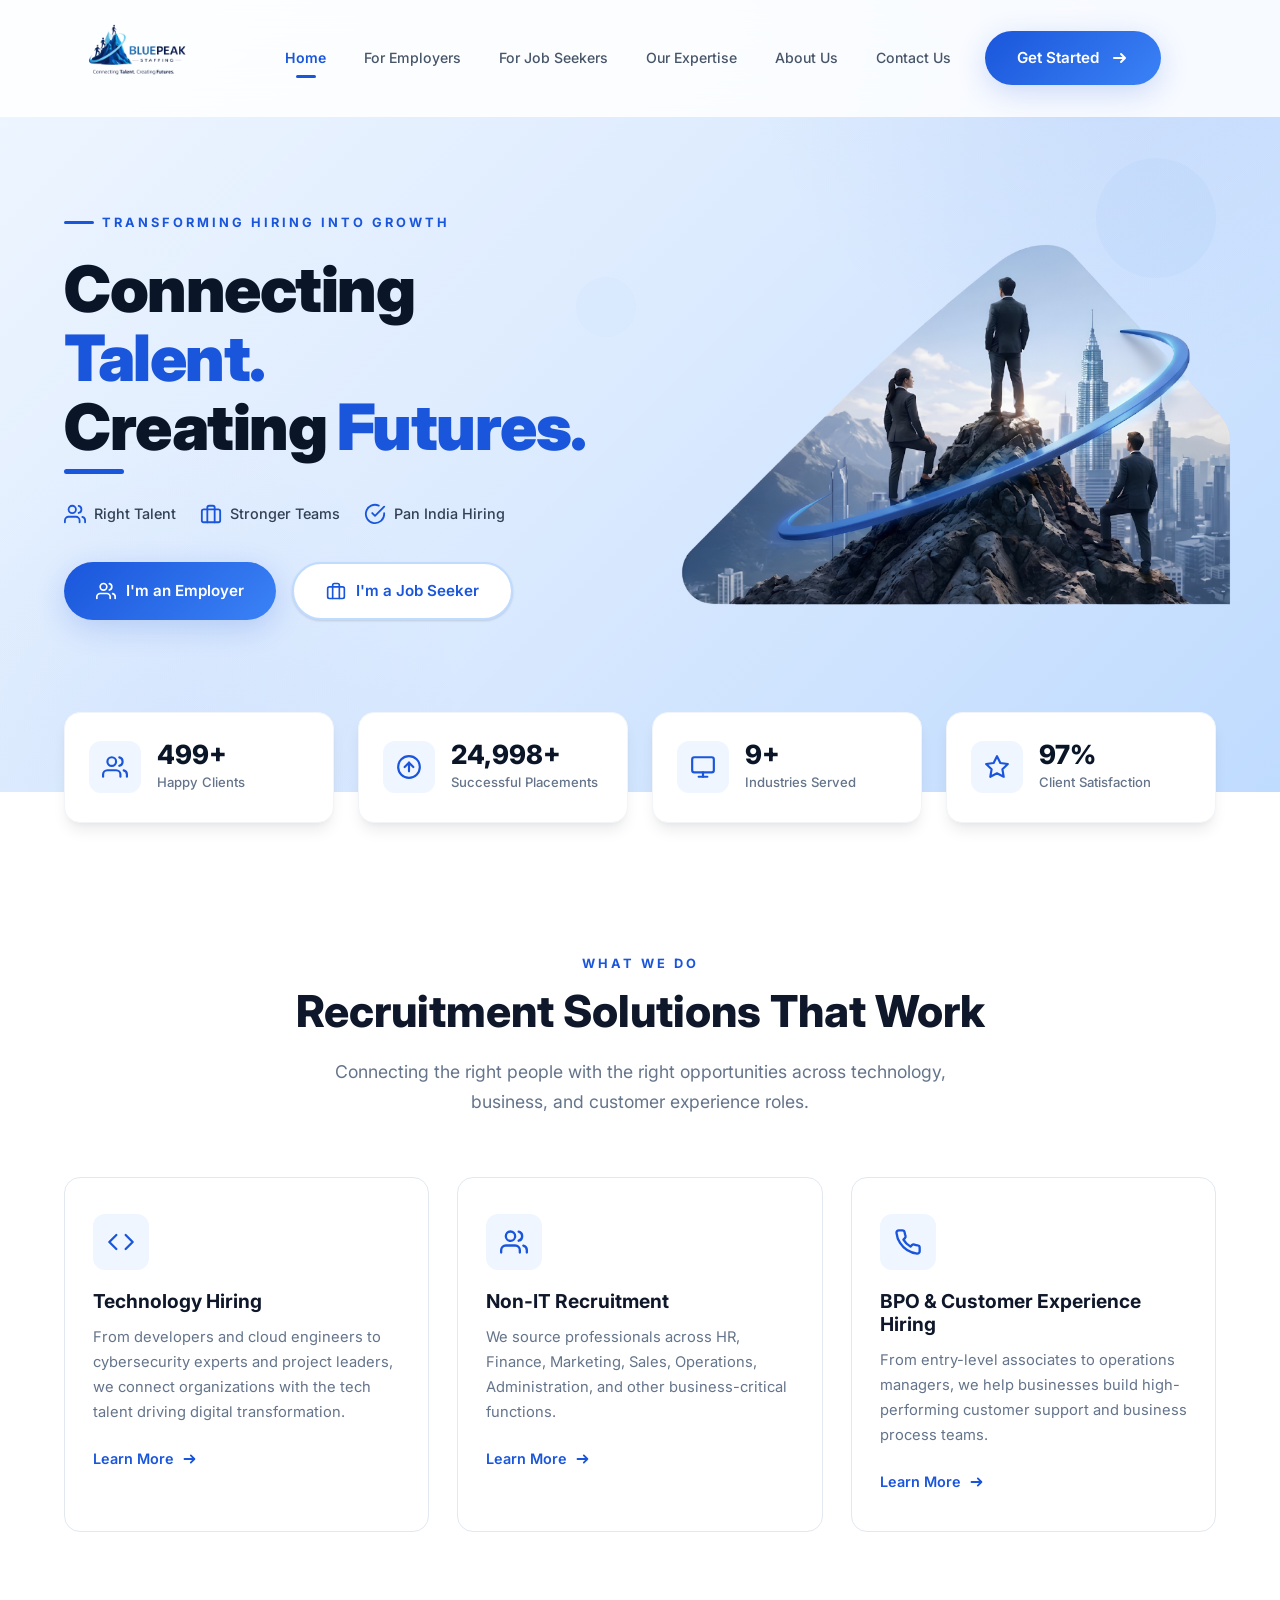
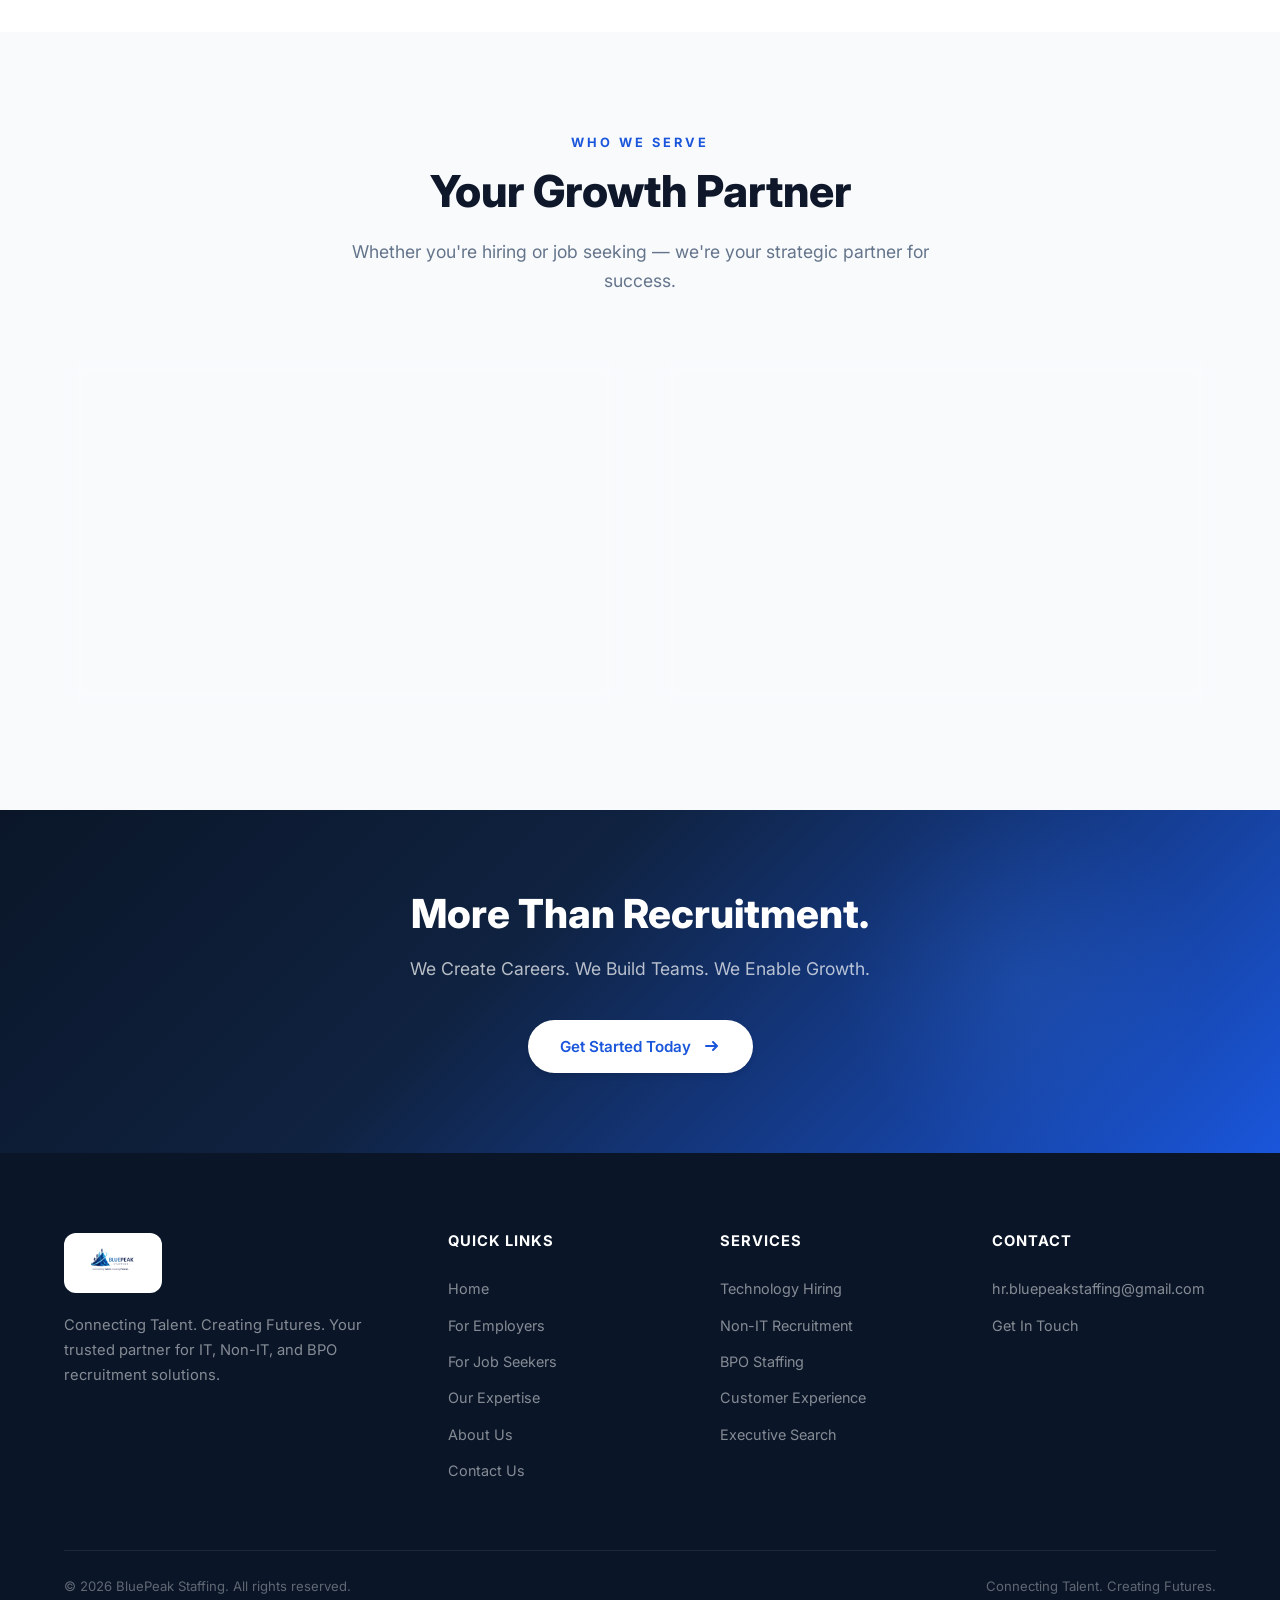
<file: index.html>
<!DOCTYPE html>
<html lang="en">

<head>
  <meta charset="UTF-8">
  <meta name="viewport" content="width=device-width, initial-scale=1.0, viewport-fit=cover">
  <meta name="description"
    content="BluePeak Staffing — Transforming Hiring Into Growth. Connecting exceptional talent with ambitious companies across IT, Non-IT, and BPO recruitment.">
  <title>BluePeak Staffing — Connecting Talent. Creating Futures.</title>
  <link rel="stylesheet" href="styles.css">
  <link rel="icon" type="image/svg+xml"
    href="data:image/svg+xml,%3Csvg xmlns='http://www.w3.org/2000/svg' viewBox='0 0 32 32'%3E%3Cpolygon points='16,2 28,28 4,28' fill='%231a56db'/%3E%3Cpolygon points='16,2 22,16 10,16' fill='%2360a5fa'/%3E%3C/svg%3E">
</head>

<body>

  <!-- Header -->
  <header class="header" id="header">
    <div class="header-inner">
      <a href="index.html" class="logo" aria-label="BluePeak Staffing Home">
        <img src="images/logo-compact.png" alt="BluePeak Staffing" class="logo-img">
      </a>

      <nav class="nav" id="nav">
        <a href="index.html" class="nav-link active">Home</a>
        <a href="employers.html" class="nav-link">For Employers</a>
        <a href="jobseekers.html" class="nav-link">For Job Seekers</a>
        <a href="expertise.html" class="nav-link">Our Expertise</a>
        <a href="about.html" class="nav-link">About Us</a>
        <a href="contact.html" class="nav-link">Contact Us</a>
        <div class="nav-cta">
          <a href="contact.html" class="btn btn-primary">
            Get Started
            <svg class="btn-icon" viewBox="0 0 20 20" fill="none" stroke="currentColor" stroke-width="2"
              stroke-linecap="round" stroke-linejoin="round">
              <path d="M5 10h10M12 6l4 4-4 4" />
            </svg>
          </a>
        </div>
      </nav>
      <div class="nav-overlay" id="navOverlay"></div>

      <button class="hamburger" id="hamburger" aria-label="Toggle navigation">
        <span></span>
        <span></span>
        <span></span>
      </button>
    </div>
  </header>


  <!-- Hero Section -->
  <section class="hero" id="hero">
    <div class="hero-float hero-float-1"></div>
    <div class="hero-float hero-float-2"></div>
    <div class="hero-float hero-float-3"></div>

    <div class="container">
      <div class="hero-inner">
        <div class="hero-content">
          <span class="hero-label">Transforming Hiring Into Growth</span>
          <h1 class="hero-title">
            Connecting <span class="highlight">Talent.</span><br>
            Creating <span class="highlight">Futures.</span>
            <span class="underline-accent"></span>
          </h1>

          <div class="hero-badges">
            <div class="hero-badge">
              <svg viewBox="0 0 24 24" fill="none" stroke="currentColor" stroke-width="2" stroke-linecap="round"
                stroke-linejoin="round">
                <path d="M17 21v-2a4 4 0 0 0-4-4H5a4 4 0 0 0-4 4v2" />
                <circle cx="9" cy="7" r="4" />
                <path d="M23 21v-2a4 4 0 0 0-3-3.87" />
                <path d="M16 3.13a4 4 0 0 1 0 7.75" />
              </svg>
              Right Talent
            </div>
            <div class="hero-badge">
              <svg viewBox="0 0 24 24" fill="none" stroke="currentColor" stroke-width="2" stroke-linecap="round"
                stroke-linejoin="round">
                <rect x="2" y="7" width="20" height="14" rx="2" ry="2" />
                <path d="M16 21V5a2 2 0 0 0-2-2h-4a2 2 0 0 0-2 2v16" />
              </svg>
              Stronger Teams
            </div>
            <div class="hero-badge">
              <svg viewBox="0 0 24 24" fill="none" stroke="currentColor" stroke-width="2" stroke-linecap="round"
                stroke-linejoin="round">
                <path d="M22 11.08V12a10 10 0 1 1-5.93-9.14" />
                <polyline points="22 4 12 14.01 9 11.01" />
              </svg>
              Pan India Hiring
            </div>
          </div>

          <div class="btn-group">
            <a href="employers.html" class="btn btn-primary">
              <svg width="20" height="20" viewBox="0 0 24 24" fill="none" stroke="currentColor" stroke-width="2"
                stroke-linecap="round" stroke-linejoin="round">
                <path d="M17 21v-2a4 4 0 0 0-4-4H5a4 4 0 0 0-4 4v2" />
                <circle cx="9" cy="7" r="4" />
                <path d="M23 21v-2a4 4 0 0 0-3-3.87" />
                <path d="M16 3.13a4 4 0 0 1 0 7.75" />
              </svg>
              I'm an Employer
            </a>
            <a href="jobseekers.html" class="btn btn-outline">
              <svg width="20" height="20" viewBox="0 0 24 24" fill="none" stroke="currentColor" stroke-width="2"
                stroke-linecap="round" stroke-linejoin="round">
                <rect x="2" y="7" width="20" height="14" rx="2" ry="2" />
                <path d="M16 21V5a2 2 0 0 0-2-2h-4a2 2 0 0 0-2 2v16" />
              </svg>
              I'm a Job Seeker
            </a>
          </div>
        </div>

        <div class="hero-image animate-scale">
          <div class="hero-image-glow"></div>
          <img src="images/hero-main.png" alt="BluePeak Staffing — Professionals climbing towards success" width="600"
            height="450">
        </div>
      </div>
    </div>
  </section>


  <!-- Stats Bar -->
  <section class="stats-bar">
    <div class="container">
      <div class="stats-grid">
        <div class="stat-card animate-on-scroll">
          <div class="stat-icon">
            <svg viewBox="0 0 24 24" fill="none" stroke="currentColor" stroke-width="2" stroke-linecap="round"
              stroke-linejoin="round">
              <path d="M17 21v-2a4 4 0 0 0-4-4H5a4 4 0 0 0-4 4v2" />
              <circle cx="9" cy="7" r="4" />
              <path d="M23 21v-2a4 4 0 0 0-3-3.87" />
              <path d="M16 3.13a4 4 0 0 1 0 7.75" />
            </svg>
          </div>
          <div>
            <div class="stat-number" data-counter="500" data-suffix="+">0</div>
            <div class="stat-label">Happy Clients</div>
          </div>
        </div>
        <div class="stat-card animate-on-scroll delay-1">
          <div class="stat-icon">
            <svg viewBox="0 0 24 24" fill="none" stroke="currentColor" stroke-width="2" stroke-linecap="round"
              stroke-linejoin="round">
              <circle cx="12" cy="12" r="10" />
              <path d="M16 12l-4-4-4 4" />
              <path d="M12 16V8" />
            </svg>
          </div>
          <div>
            <div class="stat-number" data-counter="25000" data-suffix="+">0</div>
            <div class="stat-label">Successful Placements</div>
          </div>
        </div>
        <div class="stat-card animate-on-scroll delay-2">
          <div class="stat-icon">
            <svg viewBox="0 0 24 24" fill="none" stroke="currentColor" stroke-width="2" stroke-linecap="round"
              stroke-linejoin="round">
              <rect x="2" y="3" width="20" height="14" rx="2" ry="2" />
              <line x1="8" y1="21" x2="16" y2="21" />
              <line x1="12" y1="17" x2="12" y2="21" />
            </svg>
          </div>
          <div>
            <div class="stat-number" data-counter="10" data-suffix="+">0</div>
            <div class="stat-label">Industries Served</div>
          </div>
        </div>
        <div class="stat-card animate-on-scroll delay-3">
          <div class="stat-icon">
            <svg viewBox="0 0 24 24" fill="none" stroke="currentColor" stroke-width="2" stroke-linecap="round"
              stroke-linejoin="round">
              <polygon
                points="12 2 15.09 8.26 22 9.27 17 14.14 18.18 21.02 12 17.77 5.82 21.02 7 14.14 2 9.27 8.91 8.26 12 2" />
            </svg>
          </div>
          <div>
            <div class="stat-number" data-counter="98" data-suffix="%">0</div>
            <div class="stat-label">Client Satisfaction</div>
          </div>
        </div>
      </div>
    </div>
  </section>


  <!-- Services Section -->
  <section class="section" id="services">
    <div class="container">
      <div class="section-header animate-on-scroll">
        <span class="section-label">What We Do</span>
        <h2 class="section-title">Recruitment Solutions That Work</h2>
        <p class="section-subtitle">Connecting the right people with the right opportunities across technology,
          business, and customer experience roles.</p>
      </div>

      <div class="services-grid">
        <div class="service-card animate-on-scroll">
          <div class="service-icon">
            <svg viewBox="0 0 24 24" fill="none" stroke="currentColor" stroke-width="2" stroke-linecap="round"
              stroke-linejoin="round">
              <polyline points="16 18 22 12 16 6" />
              <polyline points="8 6 2 12 8 18" />
            </svg>
          </div>
          <h3>Technology Hiring</h3>
          <p>From developers and cloud engineers to cybersecurity experts and project leaders, we connect organizations
            with the tech talent driving digital transformation.</p>
          <a href="expertise.html" class="service-link">
            Learn More
            <svg viewBox="0 0 20 20" fill="none" stroke="currentColor" stroke-width="2" stroke-linecap="round"
              stroke-linejoin="round">
              <path d="M5 10h10M12 6l4 4-4 4" />
            </svg>
          </a>
        </div>

        <div class="service-card animate-on-scroll delay-1">
          <div class="service-icon">
            <svg viewBox="0 0 24 24" fill="none" stroke="currentColor" stroke-width="2" stroke-linecap="round"
              stroke-linejoin="round">
              <path d="M17 21v-2a4 4 0 0 0-4-4H5a4 4 0 0 0-4 4v2" />
              <circle cx="9" cy="7" r="4" />
              <path d="M23 21v-2a4 4 0 0 0-3-3.87" />
              <path d="M16 3.13a4 4 0 0 1 0 7.75" />
            </svg>
          </div>
          <h3>Non-IT Recruitment</h3>
          <p>We source professionals across HR, Finance, Marketing, Sales, Operations, Administration, and other
            business-critical functions.</p>
          <a href="expertise.html" class="service-link">
            Learn More
            <svg viewBox="0 0 20 20" fill="none" stroke="currentColor" stroke-width="2" stroke-linecap="round"
              stroke-linejoin="round">
              <path d="M5 10h10M12 6l4 4-4 4" />
            </svg>
          </a>
        </div>

        <div class="service-card animate-on-scroll delay-2">
          <div class="service-icon">
            <svg viewBox="0 0 24 24" fill="none" stroke="currentColor" stroke-width="2" stroke-linecap="round"
              stroke-linejoin="round">
              <path
                d="M22 16.92v3a2 2 0 0 1-2.18 2 19.79 19.79 0 0 1-8.63-3.07 19.5 19.5 0 0 1-6-6 19.79 19.79 0 0 1-3.07-8.67A2 2 0 0 1 4.11 2h3a2 2 0 0 1 2 1.72 12.84 12.84 0 0 0 .7 2.81 2 2 0 0 1-.45 2.11L8.09 9.91a16 16 0 0 0 6 6l1.27-1.27a2 2 0 0 1 2.11-.45 12.84 12.84 0 0 0 2.81.7A2 2 0 0 1 22 16.92z" />
            </svg>
          </div>
          <h3>BPO & Customer Experience Hiring</h3>
          <p>From entry-level associates to operations managers, we help businesses build high-performing customer
            support and business process teams.</p>
          <a href="expertise.html" class="service-link">
            Learn More
            <svg viewBox="0 0 20 20" fill="none" stroke="currentColor" stroke-width="2" stroke-linecap="round"
              stroke-linejoin="round">
              <path d="M5 10h10M12 6l4 4-4 4" />
            </svg>
          </a>
        </div>
      </div>
    </div>
  </section>


  <!-- Dual CTA Section -->
  <section class="section section-alt">
    <div class="container">
      <div class="section-header animate-on-scroll">
        <span class="section-label">Who We Serve</span>
        <h2 class="section-title">Your Growth Partner</h2>
        <p class="section-subtitle">Whether you're hiring or job seeking — we're your strategic partner for success.</p>
      </div>

      <div class="cta-dual">
        <div class="cta-dual-card animate-on-scroll">
          <div class="cta-icon-box">
            <svg width="32" height="32" viewBox="0 0 24 24" fill="none" stroke="white" stroke-width="2"
              stroke-linecap="round" stroke-linejoin="round">
              <rect x="2" y="7" width="20" height="14" rx="2" ry="2" />
              <path d="M16 21V5a2 2 0 0 0-2-2h-4a2 2 0 0 0-2 2v16" />
            </svg>
          </div>
          <h3>For Employers</h3>
          <p>Build teams that drive innovation, performance, and long-term success. We find the people who make a
            difference.</p>
          <a href="employers.html" class="btn btn-primary">
            Hire Talent
            <svg class="btn-icon" viewBox="0 0 20 20" fill="none" stroke="currentColor" stroke-width="2"
              stroke-linecap="round" stroke-linejoin="round">
              <path d="M5 10h10M12 6l4 4-4 4" />
            </svg>
          </a>
        </div>

        <div class="cta-dual-card animate-on-scroll delay-1">
          <div class="cta-icon-box">
            <svg width="32" height="32" viewBox="0 0 24 24" fill="none" stroke="white" stroke-width="2"
              stroke-linecap="round" stroke-linejoin="round">
              <path d="M20 21v-2a4 4 0 0 0-4-4H8a4 4 0 0 0-4 4v2" />
              <circle cx="12" cy="7" r="4" />
            </svg>
          </div>
          <h3>For Job Seekers</h3>
          <p>Discover opportunities that align with your experience and career aspirations. Your next chapter starts
            here.</p>
          <a href="jobseekers.html" class="btn btn-primary">
            Find Jobs
            <svg class="btn-icon" viewBox="0 0 20 20" fill="none" stroke="currentColor" stroke-width="2"
              stroke-linecap="round" stroke-linejoin="round">
              <path d="M5 10h10M12 6l4 4-4 4" />
            </svg>
          </a>
        </div>
      </div>
    </div>
  </section>


  <!-- Tagline CTA -->
  <section class="cta-section">
    <div class="container">
      <div class="cta-content animate-on-scroll">
        <h2 class="cta-title">More Than Recruitment.</h2>
        <p class="cta-text">We Create Careers. We Build Teams. We Enable Growth.</p>
        <div class="btn-group btn-group-center">
          <a href="contact.html" class="btn btn-white">
            Get Started Today
            <svg class="btn-icon" viewBox="0 0 20 20" fill="none" stroke="currentColor" stroke-width="2"
              stroke-linecap="round" stroke-linejoin="round">
              <path d="M5 10h10M12 6l4 4-4 4" />
            </svg>
          </a>
        </div>
      </div>
    </div>
  </section>


  <!-- Footer -->
  <footer class="footer" id="footer">
    <div class="container">
      <div class="footer-grid">
        <div class="footer-brand">
          <a href="index.html" class="logo">
            <img src="images/logo-compact.png" alt="BluePeak Staffing" class="logo-img">
          </a>
          <p>Connecting Talent. Creating Futures. Your trusted partner for IT, Non-IT, and BPO recruitment solutions.
          </p>
        </div>

        <div class="footer-col">
          <h4>Quick Links</h4>
          <a href="index.html">Home</a>
          <a href="employers.html">For Employers</a>
          <a href="jobseekers.html">For Job Seekers</a>
          <a href="expertise.html">Our Expertise</a>
          <a href="about.html">About Us</a>
          <a href="contact.html">Contact Us</a>
        </div>

        <div class="footer-col">
          <h4>Services</h4>
          <a href="expertise.html">Technology Hiring</a>
          <a href="expertise.html">Non-IT Recruitment</a>
          <a href="expertise.html">BPO Staffing</a>
          <a href="expertise.html">Customer Experience</a>
          <a href="expertise.html">Executive Search</a>
        </div>

        <div class="footer-col">
          <h4>Contact</h4>
          <a href="mailto:hr.bluepeakstaffing@gmail.com">hr.bluepeakstaffing@gmail.com</a>
          <a href="contact.html">Get In Touch</a>
        </div>
      </div>

      <div class="footer-bottom">
        <p>&copy; 2026 BluePeak Staffing. All rights reserved.</p>
        <p>Connecting Talent. Creating Futures.</p>
      </div>
    </div>
  </footer>

  <script src="script.js"></script>
</body>

</html>
</file>
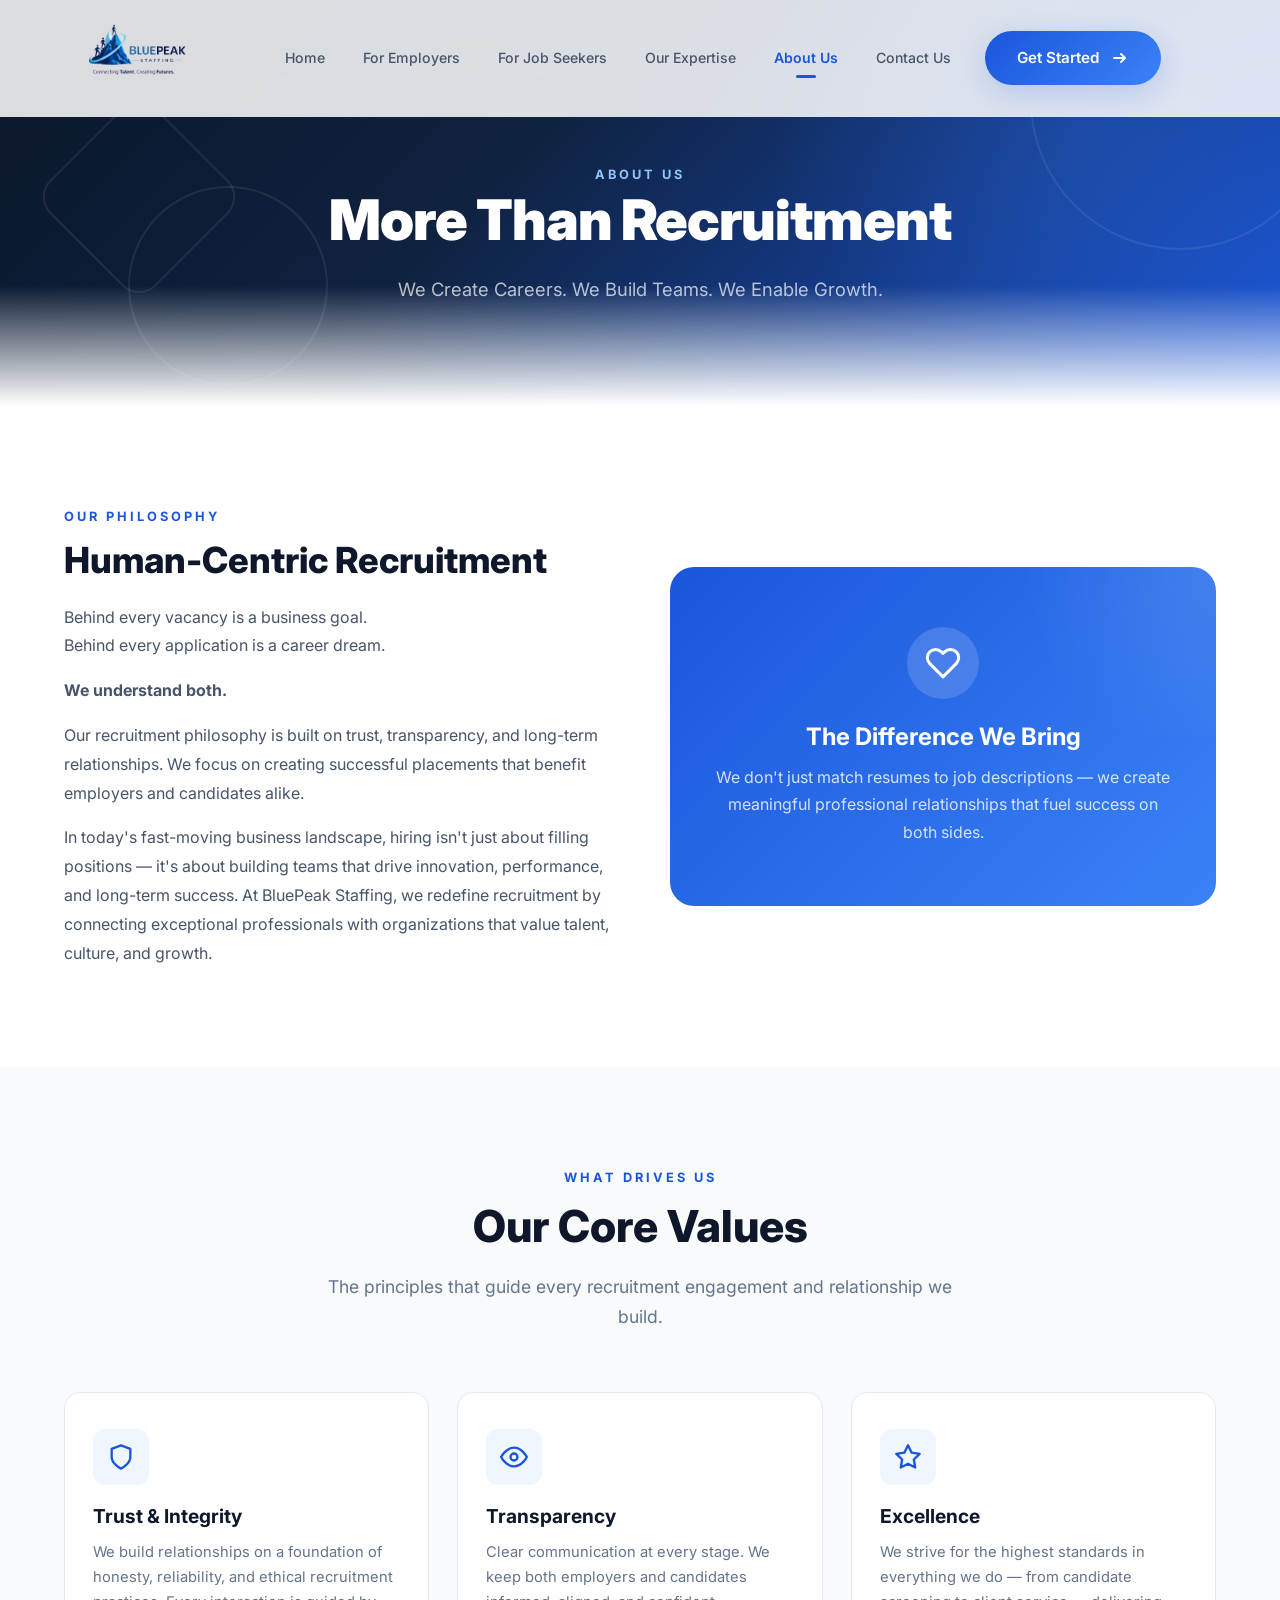
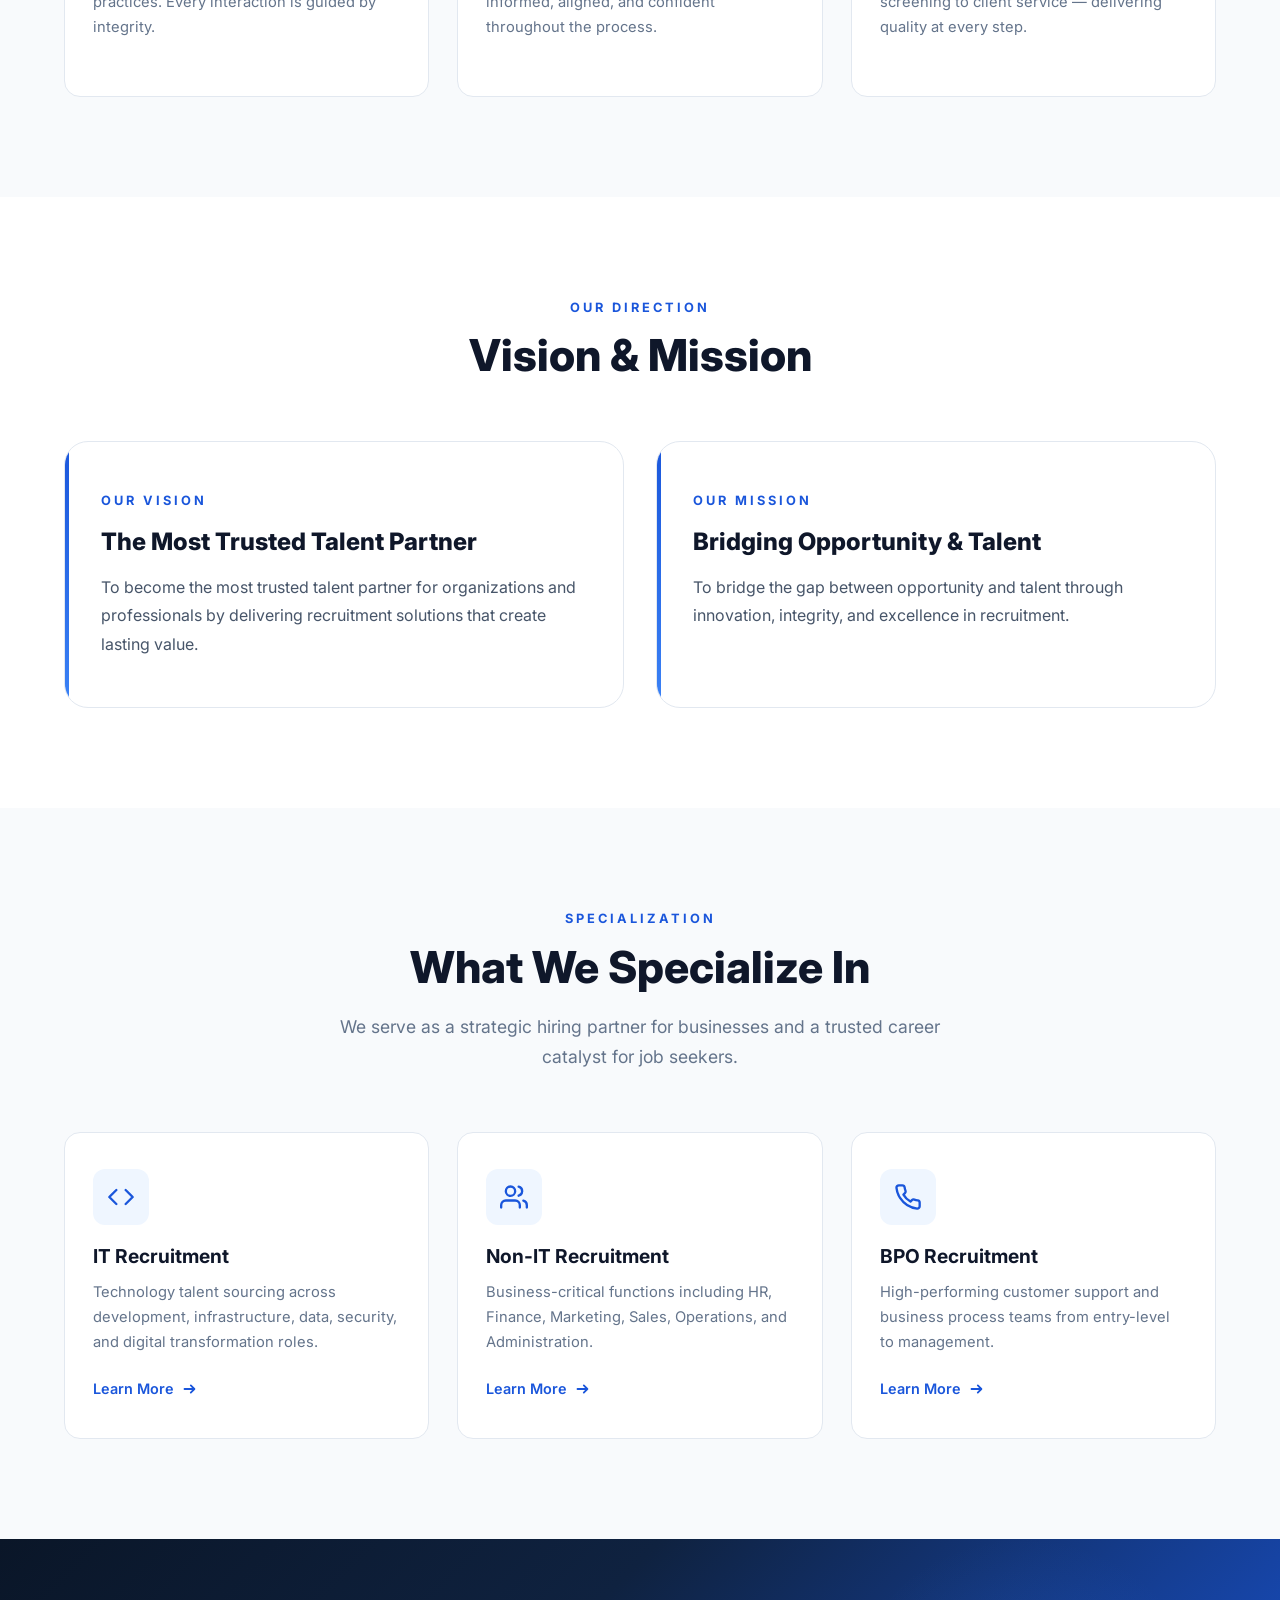
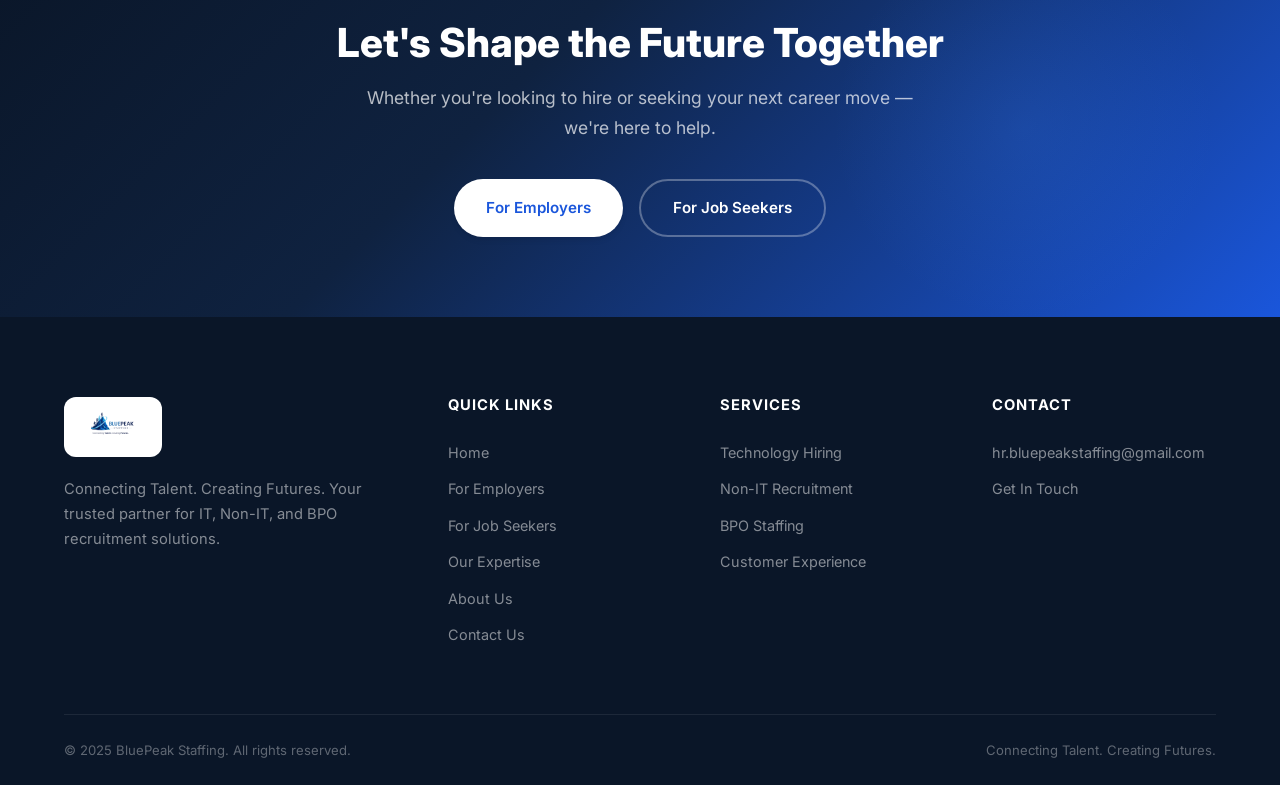
<file: about.html>
<!DOCTYPE html>
<html lang="en">

<head>
  <meta charset="UTF-8">
  <meta name="viewport" content="width=device-width, initial-scale=1.0, viewport-fit=cover">
  <meta name="description"
    content="About BluePeak Staffing — Human-centric recruitment built on trust, transparency, and long-term relationships. Our vision, mission, and values.">
  <title>About Us — BluePeak Staffing</title>
  <link rel="stylesheet" href="styles.css">
  <link rel="icon" type="image/svg+xml"
    href="data:image/svg+xml,%3Csvg xmlns='http://www.w3.org/2000/svg' viewBox='0 0 32 32'%3E%3Cpolygon points='16,2 28,28 4,28' fill='%231a56db'/%3E%3Cpolygon points='16,2 22,16 10,16' fill='%2360a5fa'/%3E%3C/svg%3E">
</head>

<body>

  <!-- Header -->
  <header class="header" id="header">
    <div class="header-inner">
      <a href="index.html" class="logo" aria-label="BluePeak Staffing Home">
        <img src="images/logo-compact.png" alt="BluePeak Staffing" class="logo-img">
      </a>
      <nav class="nav" id="nav">
        <a href="index.html" class="nav-link">Home</a>
        <a href="employers.html" class="nav-link">For Employers</a>
        <a href="jobseekers.html" class="nav-link">For Job Seekers</a>
        <a href="expertise.html" class="nav-link">Our Expertise</a>
        <a href="about.html" class="nav-link active">About Us</a>
        <a href="contact.html" class="nav-link">Contact Us</a>
        <div class="nav-cta">
          <a href="contact.html" class="btn btn-primary">Get Started <svg class="btn-icon" viewBox="0 0 20 20"
              fill="none" stroke="currentColor" stroke-width="2" stroke-linecap="round" stroke-linejoin="round">
              <path d="M5 10h10M12 6l4 4-4 4" />
            </svg></a>
        </div>
      </nav>
      <div class="nav-overlay" id="navOverlay"></div>
      <button class="hamburger" id="hamburger"
        aria-label="Toggle navigation"><span></span><span></span><span></span></button>
    </div>
  </header>

  <!-- Page Hero -->
  <section class="page-hero">
    <div class="page-hero-shapes">
      <div class="shape shape-1"></div>
      <div class="shape shape-2"></div>
      <div class="shape shape-3"></div>
    </div>
    <div class="container">
      <div class="page-hero-content">
        <span class="page-hero-label">About Us</span>
        <h1 class="page-hero-title">More Than Recruitment</h1>
        <p class="page-hero-subtitle">We Create Careers. We Build Teams. We Enable Growth.</p>
      </div>
    </div>
  </section>


  <!-- The Difference We Bring -->
  <section class="section">
    <div class="container">
      <div class="content-split animate-on-scroll">
        <div class="content-block">
          <span class="section-label">Our Philosophy</span>
          <h2>Human-Centric Recruitment</h2>
          <p>Behind every vacancy is a business goal.<br>Behind every application is a career dream.</p>
          <p><strong>We understand both.</strong></p>
          <p>Our recruitment philosophy is built on trust, transparency, and long-term relationships. We focus on
            creating successful placements that benefit employers and candidates alike.</p>
          <p>In today's fast-moving business landscape, hiring isn't just about filling positions — it's about building
            teams that drive innovation, performance, and long-term success. At BluePeak Staffing, we redefine
            recruitment by connecting exceptional professionals with organizations that value talent, culture, and
            growth.</p>
        </div>
        <div class="content-visual">
          <div class="content-visual-card">
            <div class="content-visual-icon">
              <svg viewBox="0 0 24 24" fill="none" stroke="currentColor" stroke-width="2" stroke-linecap="round"
                stroke-linejoin="round">
                <path
                  d="M20.84 4.61a5.5 5.5 0 0 0-7.78 0L12 5.67l-1.06-1.06a5.5 5.5 0 0 0-7.78 7.78l1.06 1.06L12 21.23l7.78-7.78 1.06-1.06a5.5 5.5 0 0 0 0-7.78z" />
              </svg>
            </div>
            <h3>The Difference We Bring</h3>
            <p>We don't just match resumes to job descriptions — we create meaningful professional relationships that
              fuel success on both sides.</p>
          </div>
        </div>
      </div>
    </div>
  </section>


  <!-- Values -->
  <section class="section section-alt">
    <div class="container">
      <div class="section-header animate-on-scroll">
        <span class="section-label">What Drives Us</span>
        <h2 class="section-title">Our Core Values</h2>
        <p class="section-subtitle">The principles that guide every recruitment engagement and relationship we build.
        </p>
      </div>

      <div class="services-grid">
        <div class="service-card animate-on-scroll">
          <div class="service-icon">
            <svg viewBox="0 0 24 24" fill="none" stroke="currentColor" stroke-width="2" stroke-linecap="round"
              stroke-linejoin="round">
              <path d="M12 22s8-4 8-10V5l-8-3-8 3v7c0 6 8 10 8 10z" />
            </svg>
          </div>
          <h3>Trust &amp; Integrity</h3>
          <p>We build relationships on a foundation of honesty, reliability, and ethical recruitment practices. Every
            interaction is guided by integrity.</p>
        </div>

        <div class="service-card animate-on-scroll delay-1">
          <div class="service-icon">
            <svg viewBox="0 0 24 24" fill="none" stroke="currentColor" stroke-width="2" stroke-linecap="round"
              stroke-linejoin="round">
              <path d="M1 12s4-8 11-8 11 8 11 8-4 8-11 8-11-8-11-8z" />
              <circle cx="12" cy="12" r="3" />
            </svg>
          </div>
          <h3>Transparency</h3>
          <p>Clear communication at every stage. We keep both employers and candidates informed, aligned, and confident
            throughout the process.</p>
        </div>

        <div class="service-card animate-on-scroll delay-2">
          <div class="service-icon">
            <svg viewBox="0 0 24 24" fill="none" stroke="currentColor" stroke-width="2" stroke-linecap="round"
              stroke-linejoin="round">
              <polygon
                points="12 2 15.09 8.26 22 9.27 17 14.14 18.18 21.02 12 17.77 5.82 21.02 7 14.14 2 9.27 8.91 8.26 12 2" />
            </svg>
          </div>
          <h3>Excellence</h3>
          <p>We strive for the highest standards in everything we do — from candidate screening to client service —
            delivering quality at every step.</p>
        </div>
      </div>
    </div>
  </section>


  <!-- Vision & Mission -->
  <section class="section">
    <div class="container">
      <div class="section-header animate-on-scroll">
        <span class="section-label">Our Direction</span>
        <h2 class="section-title">Vision &amp; Mission</h2>
      </div>

      <div class="vision-mission-grid animate-on-scroll">
        <div class="vm-card">
          <span class="section-label">Our Vision</span>
          <h3>The Most Trusted Talent Partner</h3>
          <p>To become the most trusted talent partner for organizations and professionals by delivering recruitment
            solutions that create lasting value.</p>
        </div>

        <div class="vm-card">
          <span class="section-label">Our Mission</span>
          <h3>Bridging Opportunity &amp; Talent</h3>
          <p>To bridge the gap between opportunity and talent through innovation, integrity, and excellence in
            recruitment.</p>
        </div>
      </div>
    </div>
  </section>


  <!-- What We Specialize In -->
  <section class="section section-alt">
    <div class="container">
      <div class="section-header animate-on-scroll">
        <span class="section-label">Specialization</span>
        <h2 class="section-title">What We Specialize In</h2>
        <p class="section-subtitle">We serve as a strategic hiring partner for businesses and a trusted career catalyst
          for job seekers.</p>
      </div>

      <div class="services-grid">
        <div class="service-card animate-on-scroll">
          <div class="service-icon">
            <svg viewBox="0 0 24 24" fill="none" stroke="currentColor" stroke-width="2" stroke-linecap="round"
              stroke-linejoin="round">
              <polyline points="16 18 22 12 16 6" />
              <polyline points="8 6 2 12 8 18" />
            </svg>
          </div>
          <h3>IT Recruitment</h3>
          <p>Technology talent sourcing across development, infrastructure, data, security, and digital transformation
            roles.</p>
          <a href="expertise.html" class="service-link">Learn More <svg viewBox="0 0 20 20" fill="none"
              stroke="currentColor" stroke-width="2" stroke-linecap="round" stroke-linejoin="round">
              <path d="M5 10h10M12 6l4 4-4 4" />
            </svg></a>
        </div>

        <div class="service-card animate-on-scroll delay-1">
          <div class="service-icon">
            <svg viewBox="0 0 24 24" fill="none" stroke="currentColor" stroke-width="2" stroke-linecap="round"
              stroke-linejoin="round">
              <path d="M17 21v-2a4 4 0 0 0-4-4H5a4 4 0 0 0-4 4v2" />
              <circle cx="9" cy="7" r="4" />
              <path d="M23 21v-2a4 4 0 0 0-3-3.87" />
              <path d="M16 3.13a4 4 0 0 1 0 7.75" />
            </svg>
          </div>
          <h3>Non-IT Recruitment</h3>
          <p>Business-critical functions including HR, Finance, Marketing, Sales, Operations, and Administration.</p>
          <a href="expertise.html" class="service-link">Learn More <svg viewBox="0 0 20 20" fill="none"
              stroke="currentColor" stroke-width="2" stroke-linecap="round" stroke-linejoin="round">
              <path d="M5 10h10M12 6l4 4-4 4" />
            </svg></a>
        </div>

        <div class="service-card animate-on-scroll delay-2">
          <div class="service-icon">
            <svg viewBox="0 0 24 24" fill="none" stroke="currentColor" stroke-width="2" stroke-linecap="round"
              stroke-linejoin="round">
              <path
                d="M22 16.92v3a2 2 0 0 1-2.18 2 19.79 19.79 0 0 1-8.63-3.07 19.5 19.5 0 0 1-6-6 19.79 19.79 0 0 1-3.07-8.67A2 2 0 0 1 4.11 2h3a2 2 0 0 1 2 1.72c.127.96.361 1.903.7 2.81a2 2 0 0 1-.45 2.11L8.09 9.91a16 16 0 0 0 6 6l1.27-1.27a2 2 0 0 1 2.11-.45c.907.339 1.85.573 2.81.7A2 2 0 0 1 22 16.92z" />
            </svg>
          </div>
          <h3>BPO Recruitment</h3>
          <p>High-performing customer support and business process teams from entry-level to management.</p>
          <a href="expertise.html" class="service-link">Learn More <svg viewBox="0 0 20 20" fill="none"
              stroke="currentColor" stroke-width="2" stroke-linecap="round" stroke-linejoin="round">
              <path d="M5 10h10M12 6l4 4-4 4" />
            </svg></a>
        </div>
      </div>
    </div>
  </section>


  <!-- CTA -->
  <section class="cta-section">
    <div class="container">
      <div class="cta-content animate-on-scroll">
        <h2 class="cta-title">Let's Shape the Future Together</h2>
        <p class="cta-text">Whether you're looking to hire or seeking your next career move — we're here to help.</p>
        <div class="btn-group btn-group-center">
          <a href="employers.html" class="btn btn-white">For Employers</a>
          <a href="jobseekers.html" class="btn btn-outline-white">For Job Seekers</a>
        </div>
      </div>
    </div>
  </section>


  <!-- Footer -->
  <footer class="footer">
    <div class="container">
      <div class="footer-grid">
        <div class="footer-brand">
          <a href="index.html" class="logo">
            <img src="images/logo-compact.png" alt="BluePeak Staffing" class="logo-img">
          </a>
          <p>Connecting Talent. Creating Futures. Your trusted partner for IT, Non-IT, and BPO recruitment solutions.
          </p>
        </div>
        <div class="footer-col">
          <h4>Quick Links</h4>
          <a href="index.html">Home</a>
          <a href="employers.html">For Employers</a>
          <a href="jobseekers.html">For Job Seekers</a>
          <a href="expertise.html">Our Expertise</a>
          <a href="about.html">About Us</a>
          <a href="contact.html">Contact Us</a>
        </div>
        <div class="footer-col">
          <h4>Services</h4>
          <a href="expertise.html">Technology Hiring</a>
          <a href="expertise.html">Non-IT Recruitment</a>
          <a href="expertise.html">BPO Staffing</a>
          <a href="expertise.html">Customer Experience</a>
        </div>
        <div class="footer-col">
          <h4>Contact</h4>
          <a href="mailto:hr.bluepeakstaffing@gmail.com">hr.bluepeakstaffing@gmail.com</a>
          <a href="contact.html">Get In Touch</a>
        </div>
      </div>
      <div class="footer-bottom">
        <p>&copy; 2025 BluePeak Staffing. All rights reserved.</p>
        <p>Connecting Talent. Creating Futures.</p>
      </div>
    </div>
  </footer>

  <script src="script.js"></script>
</body>

</html>
</file>
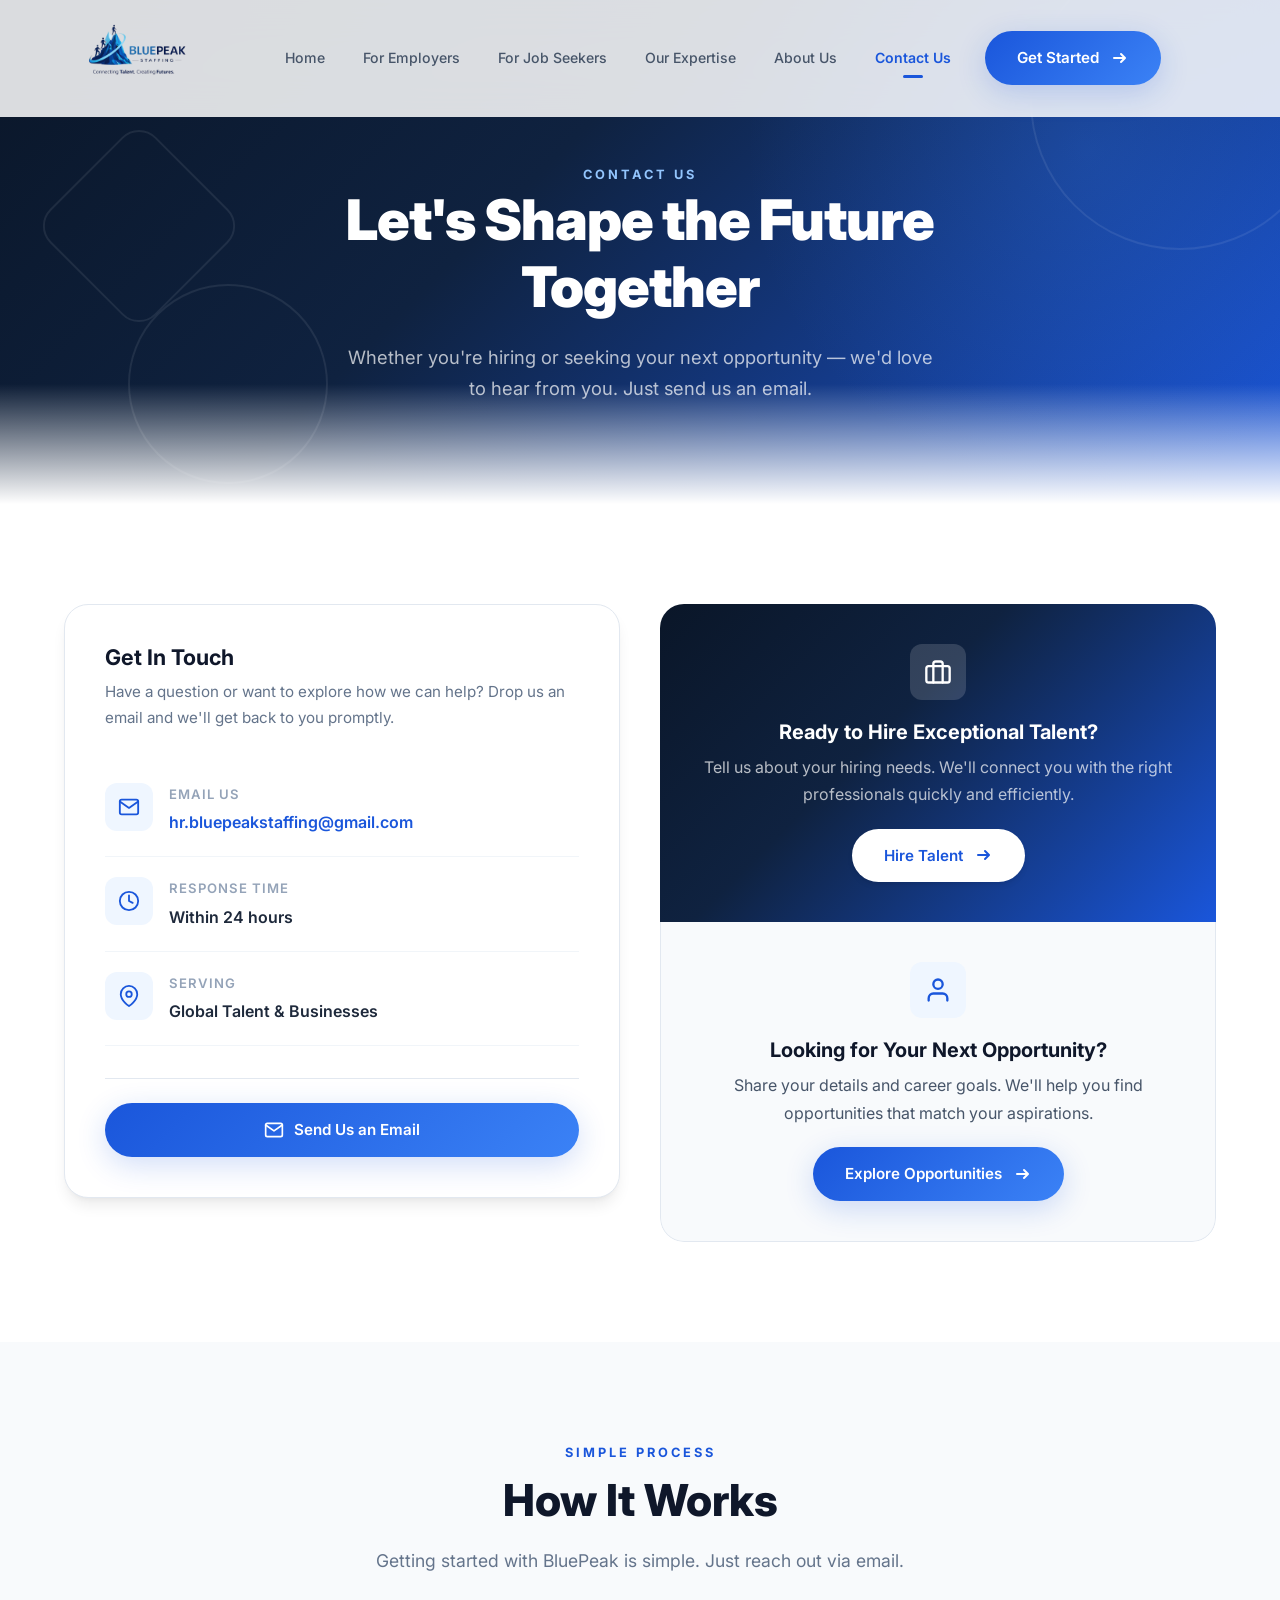
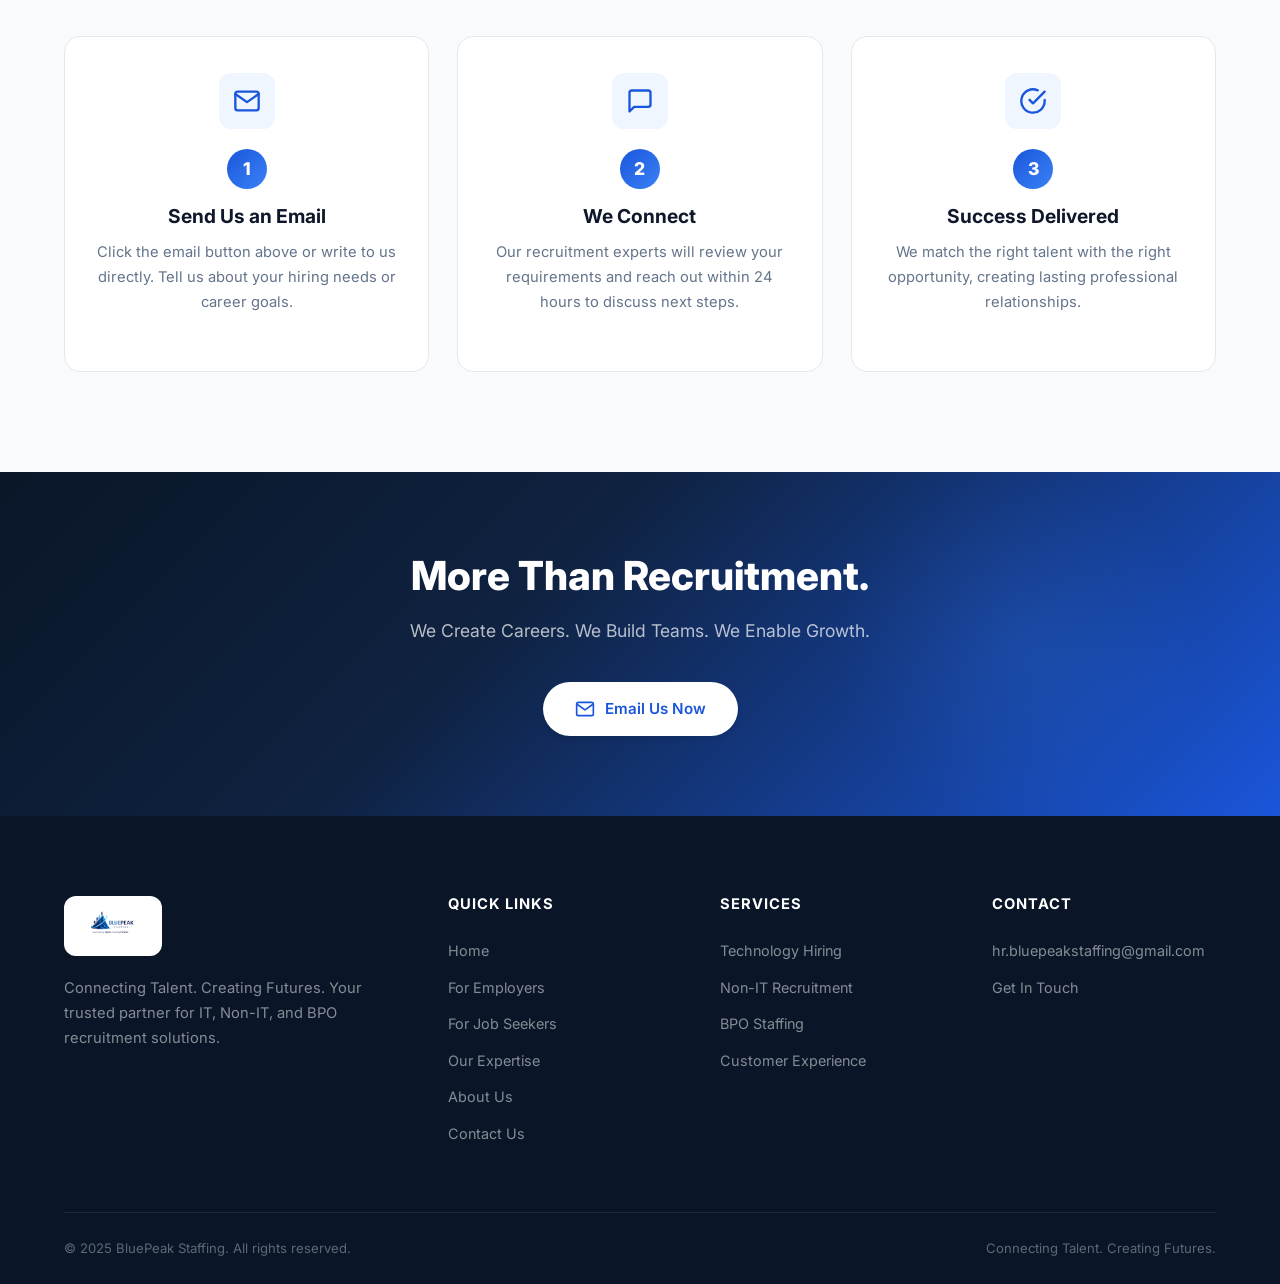
<file: contact.html>
<!DOCTYPE html>
<html lang="en">

<head>
  <meta charset="UTF-8">
  <meta name="viewport" content="width=device-width, initial-scale=1.0, viewport-fit=cover">
  <meta name="description"
    content="Contact BluePeak Staffing — Ready to hire exceptional talent or looking for your next career opportunity? Email us and let's shape the future together.">
  <title>Contact Us — BluePeak Staffing</title>
  <link rel="stylesheet" href="styles.css">
  <link rel="icon" type="image/svg+xml"
    href="data:image/svg+xml,%3Csvg xmlns='http://www.w3.org/2000/svg' viewBox='0 0 32 32'%3E%3Cpolygon points='16,2 28,28 4,28' fill='%231a56db'/%3E%3Cpolygon points='16,2 22,16 10,16' fill='%2360a5fa'/%3E%3C/svg%3E">
</head>

<body>

  <!-- Header -->
  <header class="header" id="header">
    <div class="header-inner">
      <a href="index.html" class="logo" aria-label="BluePeak Staffing Home">
        <img src="images/logo-compact.png" alt="BluePeak Staffing" class="logo-img">
      </a>
      <nav class="nav" id="nav">
        <a href="index.html" class="nav-link">Home</a>
        <a href="employers.html" class="nav-link">For Employers</a>
        <a href="jobseekers.html" class="nav-link">For Job Seekers</a>
        <a href="expertise.html" class="nav-link">Our Expertise</a>
        <a href="about.html" class="nav-link">About Us</a>
        <a href="contact.html" class="nav-link active">Contact Us</a>
        <div class="nav-cta">
          <a href="contact.html" class="btn btn-primary">Get Started <svg class="btn-icon" viewBox="0 0 20 20"
              fill="none" stroke="currentColor" stroke-width="2" stroke-linecap="round" stroke-linejoin="round">
              <path d="M5 10h10M12 6l4 4-4 4" />
            </svg></a>
        </div>
      </nav>
      <div class="nav-overlay" id="navOverlay"></div>
      <button class="hamburger" id="hamburger"
        aria-label="Toggle navigation"><span></span><span></span><span></span></button>
    </div>
  </header>

  <!-- Page Hero -->
  <section class="page-hero">
    <div class="page-hero-shapes">
      <div class="shape shape-1"></div>
      <div class="shape shape-2"></div>
      <div class="shape shape-3"></div>
    </div>
    <div class="container">
      <div class="page-hero-content">
        <span class="page-hero-label">Contact Us</span>
        <h1 class="page-hero-title">Let's Shape the Future<br>Together</h1>
        <p class="page-hero-subtitle">Whether you're hiring or seeking your next opportunity — we'd love to hear from
          you. Just send us an email.</p>
      </div>
    </div>
  </section>


  <!-- Contact Section -->
  <section class="section">
    <div class="container">
      <div class="contact-grid">

        <!-- Contact Info -->
        <div class="contact-info-card animate-on-scroll">
          <h3>Get In Touch</h3>
          <p>Have a question or want to explore how we can help? Drop us an email and we'll get back to you promptly.
          </p>

          <div class="contact-item">
            <div class="contact-item-icon">
              <svg viewBox="0 0 24 24" fill="none" stroke="currentColor" stroke-width="2" stroke-linecap="round"
                stroke-linejoin="round">
                <path d="M4 4h16c1.1 0 2 .9 2 2v12c0 1.1-.9 2-2 2H4c-1.1 0-2-.9-2-2V6c0-1.1.9-2 2-2z" />
                <polyline points="22,6 12,13 2,6" />
              </svg>
            </div>
            <div>
              <div class="contact-item-label">Email Us</div>
              <div class="contact-item-value">
                <a href="mailto:hr.bluepeakstaffing@gmail.com" id="contact-email">hr.bluepeakstaffing@gmail.com</a>
              </div>
            </div>
          </div>

          <div class="contact-item">
            <div class="contact-item-icon">
              <svg viewBox="0 0 24 24" fill="none" stroke="currentColor" stroke-width="2" stroke-linecap="round"
                stroke-linejoin="round">
                <circle cx="12" cy="12" r="10" />
                <polyline points="12 6 12 12 16 14" />
              </svg>
            </div>
            <div>
              <div class="contact-item-label">Response Time</div>
              <div class="contact-item-value">Within 24 hours</div>
            </div>
          </div>

          <div class="contact-item">
            <div class="contact-item-icon">
              <svg viewBox="0 0 24 24" fill="none" stroke="currentColor" stroke-width="2" stroke-linecap="round"
                stroke-linejoin="round">
                <path d="M21 10c0 7-9 13-9 13s-9-6-9-13a9 9 0 0 1 18 0z" />
                <circle cx="12" cy="10" r="3" />
              </svg>
            </div>
            <div>
              <div class="contact-item-label">Serving</div>
              <div class="contact-item-value">Global Talent &amp; Businesses</div>
            </div>
          </div>

          <!-- Prominent Email CTA -->
          <div class="contact-email-cta-divider">
            <a href="mailto:hr.bluepeakstaffing@gmail.com" class="btn btn-primary contact-email-btn-full" id="contact-email-btn">
              <svg width="20" height="20" viewBox="0 0 24 24" fill="none" stroke="currentColor" stroke-width="2"
                stroke-linecap="round" stroke-linejoin="round">
                <path d="M4 4h16c1.1 0 2 .9 2 2v12c0 1.1-.9 2-2 2H4c-1.1 0-2-.9-2-2V6c0-1.1.9-2 2-2z" />
                <polyline points="22,6 12,13 2,6" />
              </svg>
              Send Us an Email
            </a>
          </div>
        </div>

        <!-- CTA Cards -->
        <div class="contact-cta-card animate-on-scroll delay-1">
          <div class="contact-cta-employer">
            <div class="contact-icon-box-employer">
              <svg width="28" height="28" viewBox="0 0 24 24" fill="none" stroke="white" stroke-width="2"
                stroke-linecap="round" stroke-linejoin="round">
                <rect x="2" y="7" width="20" height="14" rx="2" ry="2" />
                <path d="M16 21V5a2 2 0 0 0-2-2h-4a2 2 0 0 0-2 2v16" />
              </svg>
            </div>
            <h3>Ready to Hire Exceptional Talent?</h3>
            <p>Tell us about your hiring needs. We'll connect you with the right professionals quickly and efficiently.
            </p>
            <a href="mailto:hr.bluepeakstaffing@gmail.com?subject=Hiring%20Inquiry%20-%20BluePeak%20Staffing&body=Hello%20BluePeak%20Team%2C%0A%0AI'm%20interested%20in%20hiring%20talent%20for%20my%20organization.%0A%0ACompany%20Name%3A%20%0ARole(s)%20Needed%3A%20%0AIndustry%3A%20%0A%0APlease%20get%20back%20to%20me%20at%20your%20earliest%20convenience.%0A%0AThank%20you!"
              class="btn btn-white" id="employer-email-btn">
              Hire Talent
              <svg class="btn-icon" viewBox="0 0 20 20" fill="none" stroke="currentColor" stroke-width="2"
                stroke-linecap="round" stroke-linejoin="round">
                <path d="M5 10h10M12 6l4 4-4 4" />
              </svg>
            </a>
          </div>

          <div class="contact-cta-seeker">
            <div class="contact-icon-box-seeker">
              <svg width="28" height="28" viewBox="0 0 24 24" fill="none" stroke="#1a56db" stroke-width="2"
                stroke-linecap="round" stroke-linejoin="round">
                <path d="M20 21v-2a4 4 0 0 0-4-4H8a4 4 0 0 0-4 4v2" />
                <circle cx="12" cy="7" r="4" />
              </svg>
            </div>
            <h3>Looking for Your Next Opportunity?</h3>
            <p>Share your details and career goals. We'll help you find opportunities that match your aspirations.</p>
            <a href="mailto:hr.bluepeakstaffing@gmail.com?subject=Career%20Opportunity%20Inquiry%20-%20BluePeak%20Staffing&body=Hello%20BluePeak%20Team%2C%0A%0AI'm%20looking%20for%20new%20career%20opportunities.%0A%0AName%3A%20%0ACurrent%20Role%3A%20%0ADesired%20Role%2FIndustry%3A%20%0AExperience%20(years)%3A%20%0A%0APlease%20find%20my%20resume%20attached.%0A%0AThank%20you!"
              class="btn btn-primary" id="seeker-email-btn">
              Explore Opportunities
              <svg class="btn-icon" viewBox="0 0 20 20" fill="none" stroke="currentColor" stroke-width="2"
                stroke-linecap="round" stroke-linejoin="round">
                <path d="M5 10h10M12 6l4 4-4 4" />
              </svg>
            </a>
          </div>
        </div>

      </div>
    </div>
  </section>


  <!-- How It Works -->
  <section class="section section-alt">
    <div class="container">
      <div class="section-header animate-on-scroll">
        <span class="section-label">Simple Process</span>
        <h2 class="section-title">How It Works</h2>
        <p class="section-subtitle">Getting started with BluePeak is simple. Just reach out via email.</p>
      </div>

      <div class="services-grid">
        <div class="service-card animate-on-scroll service-card-centered">
          <div class="service-icon service-icon-centered">
            <svg viewBox="0 0 24 24" fill="none" stroke="currentColor" stroke-width="2" stroke-linecap="round"
              stroke-linejoin="round">
              <path d="M4 4h16c1.1 0 2 .9 2 2v12c0 1.1-.9 2-2 2H4c-1.1 0-2-.9-2-2V6c0-1.1.9-2 2-2z" />
              <polyline points="22,6 12,13 2,6" />
            </svg>
          </div>
          <div class="step-number">1</div>
          <h3>Send Us an Email</h3>
          <p>Click the email button above or write to us directly. Tell us about your hiring needs or career goals.</p>
        </div>

        <div class="service-card animate-on-scroll delay-1 service-card-centered">
          <div class="service-icon service-icon-centered">
            <svg viewBox="0 0 24 24" fill="none" stroke="currentColor" stroke-width="2" stroke-linecap="round"
              stroke-linejoin="round">
              <path d="M21 15a2 2 0 0 1-2 2H7l-4 4V5a2 2 0 0 1 2-2h14a2 2 0 0 1 2 2z" />
            </svg>
          </div>
          <div class="step-number">2</div>
          <h3>We Connect</h3>
          <p>Our recruitment experts will review your requirements and reach out within 24 hours to discuss next steps.
          </p>
        </div>

        <div class="service-card animate-on-scroll delay-2 service-card-centered">
          <div class="service-icon service-icon-centered">
            <svg viewBox="0 0 24 24" fill="none" stroke="currentColor" stroke-width="2" stroke-linecap="round"
              stroke-linejoin="round">
              <path d="M22 11.08V12a10 10 0 1 1-5.93-9.14" />
              <polyline points="22 4 12 14.01 9 11.01" />
            </svg>
          </div>
          <div class="step-number">3</div>
          <h3>Success Delivered</h3>
          <p>We match the right talent with the right opportunity, creating lasting professional relationships.</p>
        </div>
      </div>
    </div>
  </section>


  <!-- CTA -->
  <section class="cta-section">
    <div class="container">
      <div class="cta-content animate-on-scroll">
        <h2 class="cta-title">More Than Recruitment.</h2>
        <p class="cta-text">We Create Careers. We Build Teams. We Enable Growth.</p>
        <a href="mailto:hr.bluepeakstaffing@gmail.com" class="btn btn-white">
          <svg width="20" height="20" viewBox="0 0 24 24" fill="none" stroke="currentColor" stroke-width="2"
            stroke-linecap="round" stroke-linejoin="round">
            <path d="M4 4h16c1.1 0 2 .9 2 2v12c0 1.1-.9 2-2 2H4c-1.1 0-2-.9-2-2V6c0-1.1.9-2 2-2z" />
            <polyline points="22,6 12,13 2,6" />
          </svg>
          Email Us Now
        </a>
      </div>
    </div>
  </section>


  <!-- Footer -->
  <footer class="footer">
    <div class="container">
      <div class="footer-grid">
        <div class="footer-brand">
          <a href="index.html" class="logo">
            <img src="images/logo-compact.png" alt="BluePeak Staffing" class="logo-img">
          </a>
          <p>Connecting Talent. Creating Futures. Your trusted partner for IT, Non-IT, and BPO recruitment solutions.
          </p>
        </div>
        <div class="footer-col">
          <h4>Quick Links</h4>
          <a href="index.html">Home</a>
          <a href="employers.html">For Employers</a>
          <a href="jobseekers.html">For Job Seekers</a>
          <a href="expertise.html">Our Expertise</a>
          <a href="about.html">About Us</a>
          <a href="contact.html">Contact Us</a>
        </div>
        <div class="footer-col">
          <h4>Services</h4>
          <a href="expertise.html">Technology Hiring</a>
          <a href="expertise.html">Non-IT Recruitment</a>
          <a href="expertise.html">BPO Staffing</a>
          <a href="expertise.html">Customer Experience</a>
        </div>
        <div class="footer-col">
          <h4>Contact</h4>
          <a href="mailto:hr.bluepeakstaffing@gmail.com">hr.bluepeakstaffing@gmail.com</a>
          <a href="contact.html">Get In Touch</a>
        </div>
      </div>
      <div class="footer-bottom">
        <p>&copy; 2025 BluePeak Staffing. All rights reserved.</p>
        <p>Connecting Talent. Creating Futures.</p>
      </div>
    </div>
  </footer>

  <script src="script.js"></script>
</body>

</html>
</file>
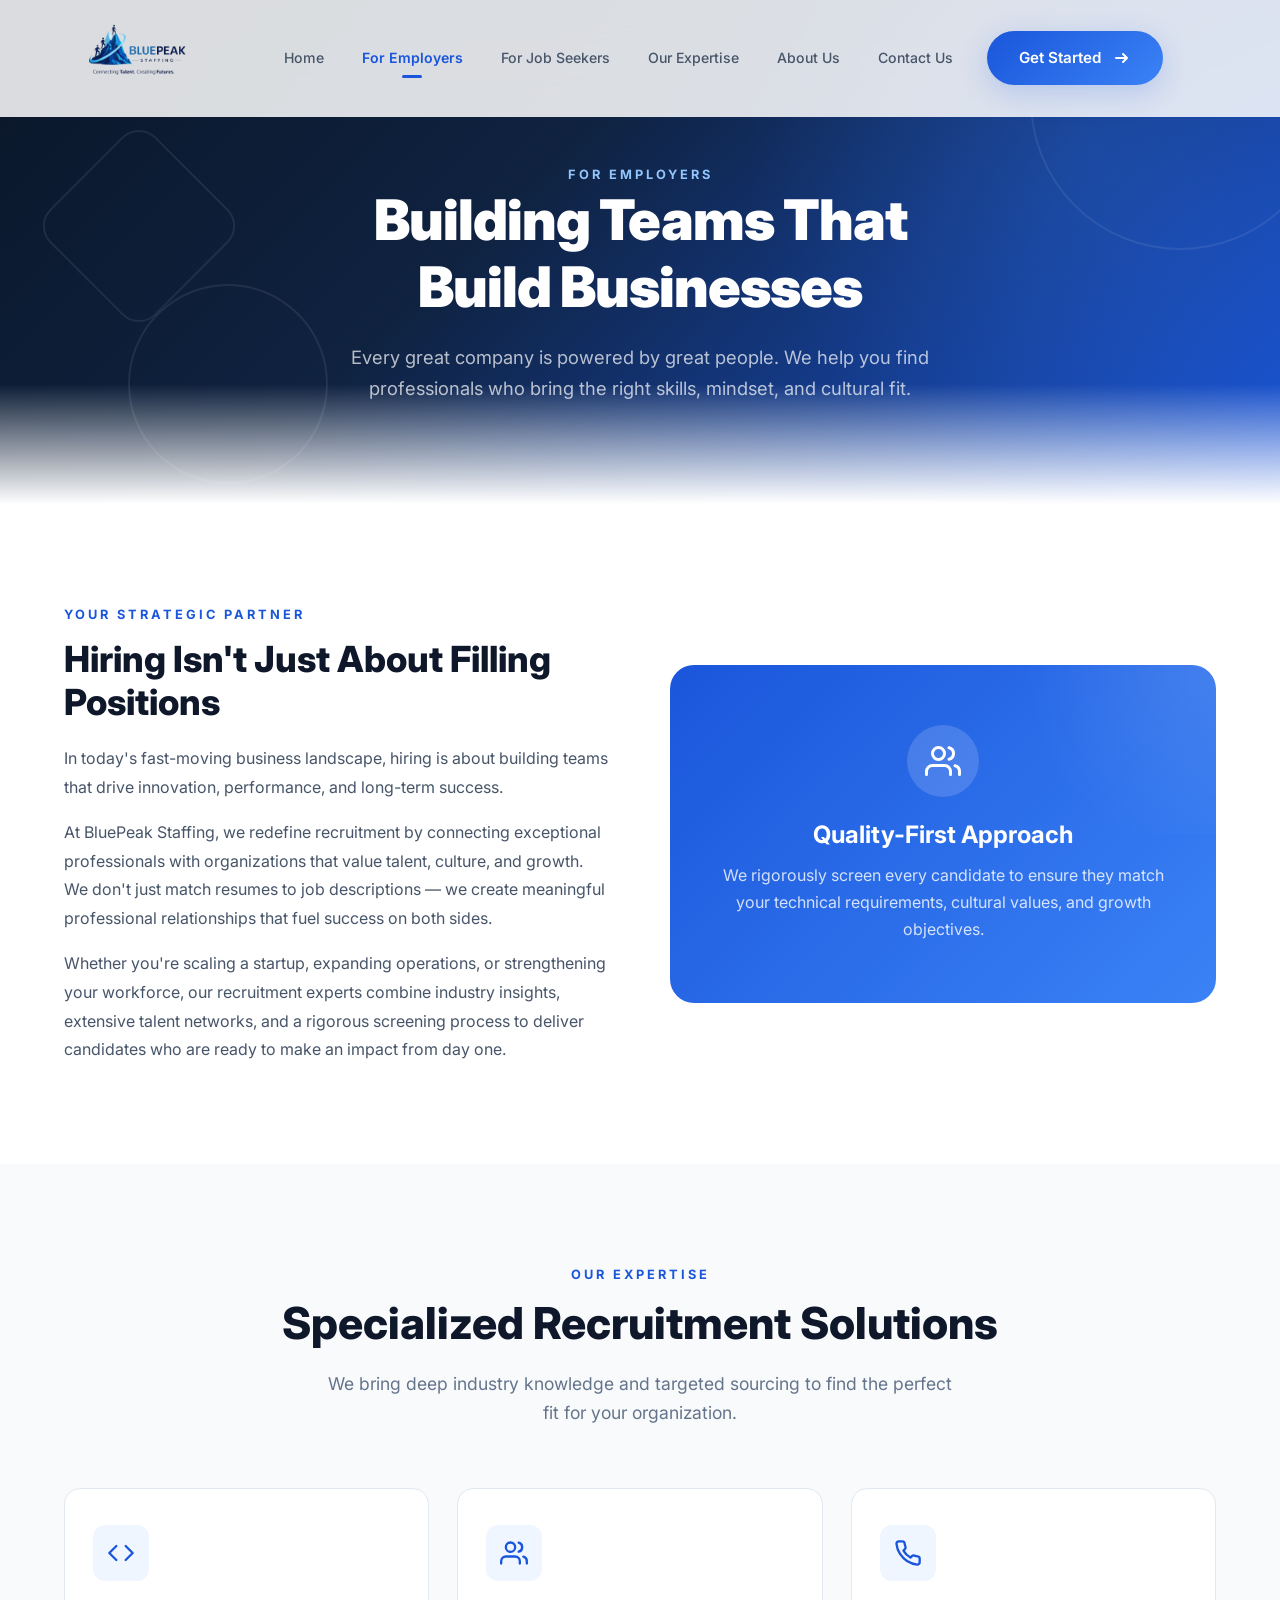
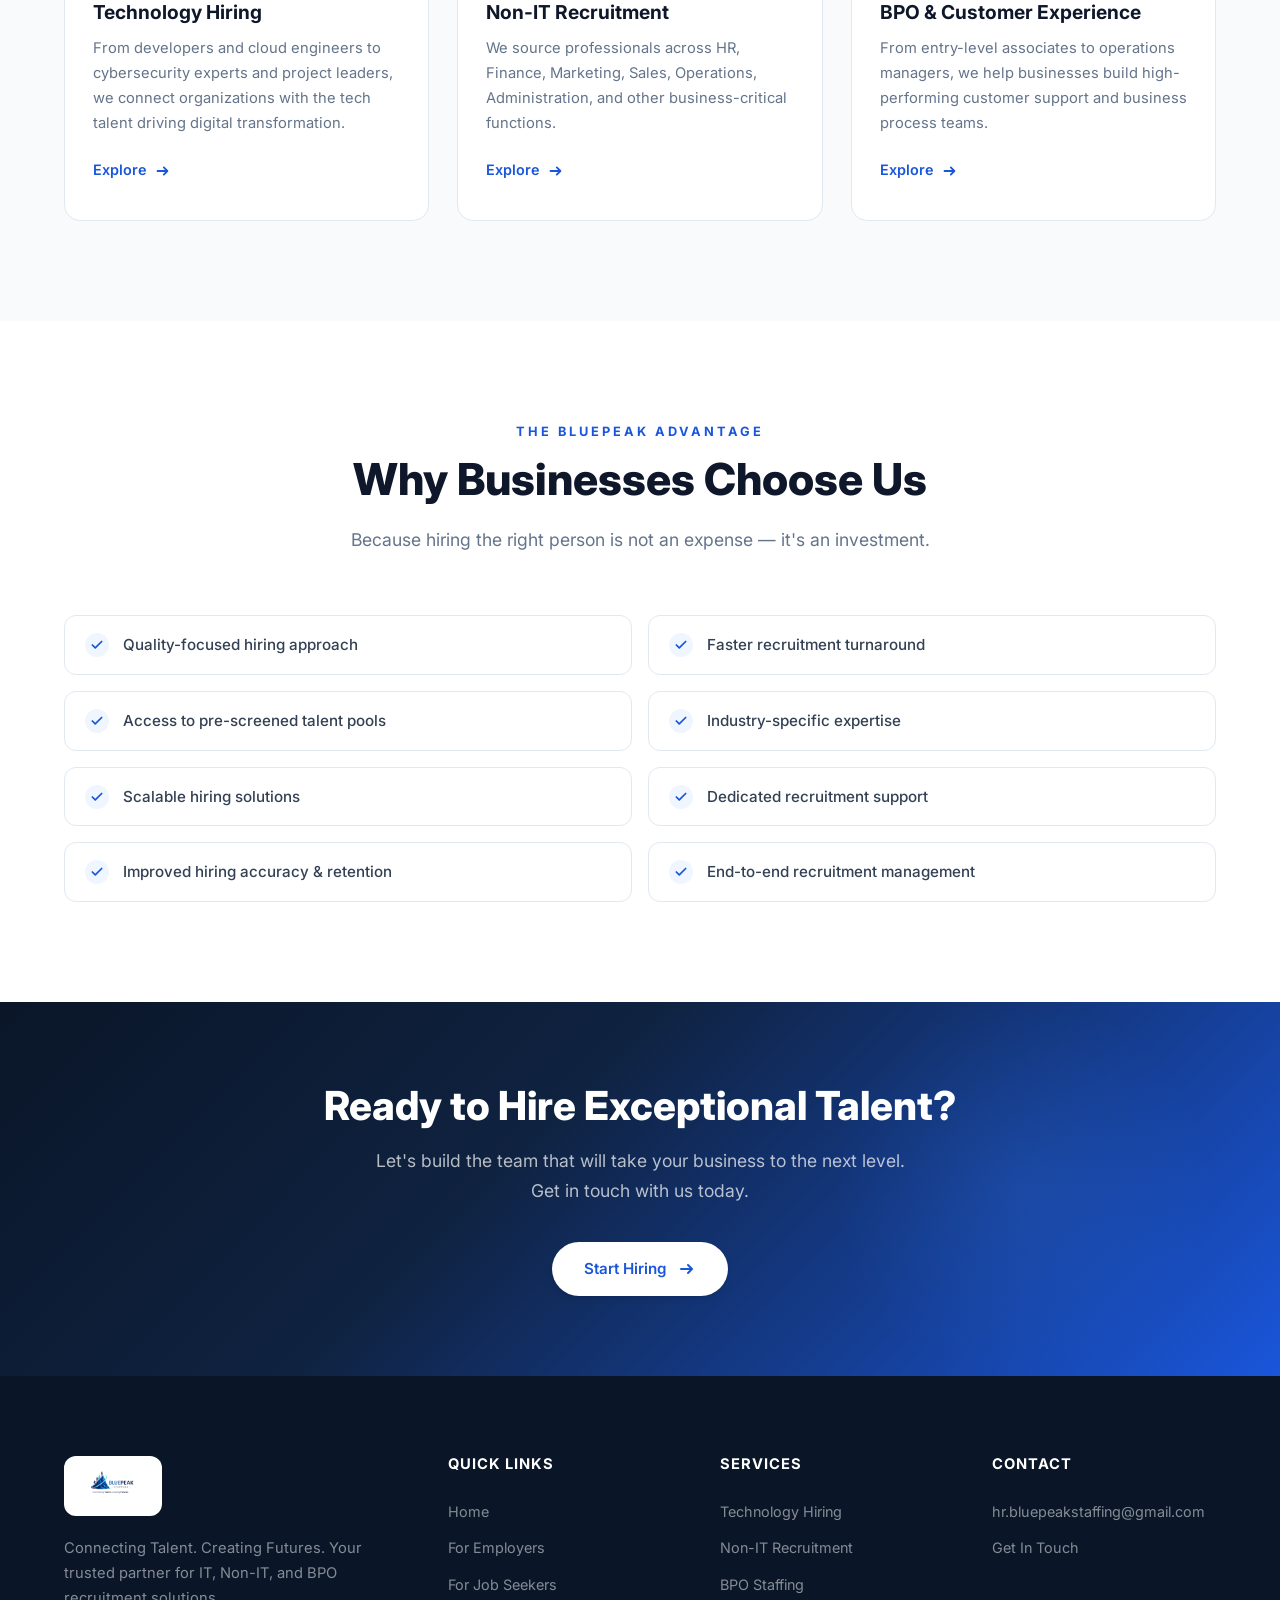
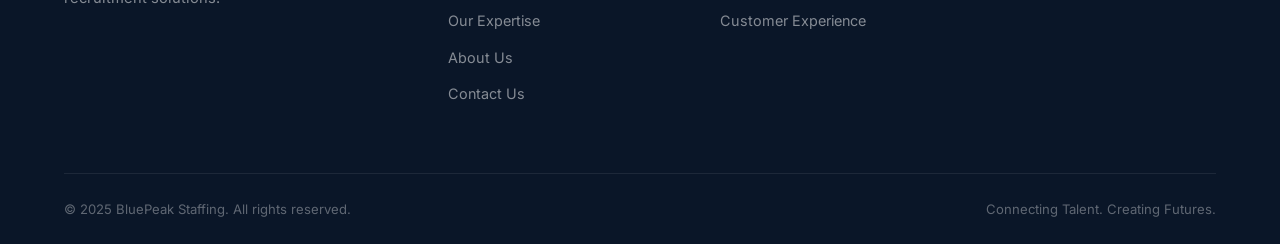
<file: employers.html>
<!DOCTYPE html>
<html lang="en">
<head>
  <meta charset="UTF-8">
  <meta name="viewport" content="width=device-width, initial-scale=1.0, viewport-fit=cover">
  <meta name="description" content="BluePeak Staffing for Employers — Build teams that build businesses. Quality-focused hiring with industry expertise in IT, Non-IT, and BPO recruitment.">
  <title>For Employers — BluePeak Staffing</title>
  <link rel="stylesheet" href="styles.css">
  <link rel="icon" type="image/svg+xml" href="data:image/svg+xml,%3Csvg xmlns='http://www.w3.org/2000/svg' viewBox='0 0 32 32'%3E%3Cpolygon points='16,2 28,28 4,28' fill='%231a56db'/%3E%3Cpolygon points='16,2 22,16 10,16' fill='%2360a5fa'/%3E%3C/svg%3E">
</head>
<body>

  <!-- Header -->
  <header class="header" id="header">
    <div class="header-inner">
      <a href="index.html" class="logo" aria-label="BluePeak Staffing Home">
        <img src="images/logo-compact.png" alt="BluePeak Staffing" class="logo-img">
      </a>
      <nav class="nav" id="nav">
        <a href="index.html" class="nav-link">Home</a>
        <a href="employers.html" class="nav-link active">For Employers</a>
        <a href="jobseekers.html" class="nav-link">For Job Seekers</a>
        <a href="expertise.html" class="nav-link">Our Expertise</a>
        <a href="about.html" class="nav-link">About Us</a>
        <a href="contact.html" class="nav-link">Contact Us</a>
        <div class="nav-cta">
          <a href="contact.html" class="btn btn-primary">Get Started <svg class="btn-icon" viewBox="0 0 20 20" fill="none" stroke="currentColor" stroke-width="2" stroke-linecap="round" stroke-linejoin="round"><path d="M5 10h10M12 6l4 4-4 4"/></svg></a>
        </div>
      </nav>
      <div class="nav-overlay" id="navOverlay"></div>
      <button class="hamburger" id="hamburger" aria-label="Toggle navigation"><span></span><span></span><span></span></button>
    </div>
  </header>

  <!-- Page Hero -->
  <section class="page-hero">
    <div class="page-hero-shapes">
      <div class="shape shape-1"></div>
      <div class="shape shape-2"></div>
      <div class="shape shape-3"></div>
    </div>
    <div class="container">
      <div class="page-hero-content">
        <span class="page-hero-label">For Employers</span>
        <h1 class="page-hero-title">Building Teams That<br>Build Businesses</h1>
        <p class="page-hero-subtitle">Every great company is powered by great people. We help you find professionals who bring the right skills, mindset, and cultural fit.</p>
      </div>
    </div>
  </section>


  <!-- Intro Section -->
  <section class="section">
    <div class="container">
      <div class="content-split animate-on-scroll">
        <div class="content-block">
          <span class="section-label">Your Strategic Partner</span>
          <h2>Hiring Isn't Just About Filling Positions</h2>
          <p>In today's fast-moving business landscape, hiring is about building teams that drive innovation, performance, and long-term success.</p>
          <p>At BluePeak Staffing, we redefine recruitment by connecting exceptional professionals with organizations that value talent, culture, and growth. We don't just match resumes to job descriptions — we create meaningful professional relationships that fuel success on both sides.</p>
          <p>Whether you're scaling a startup, expanding operations, or strengthening your workforce, our recruitment experts combine industry insights, extensive talent networks, and a rigorous screening process to deliver candidates who are ready to make an impact from day one.</p>
        </div>
        <div class="content-visual">
          <div class="content-visual-card">
            <div class="content-visual-icon">
              <svg viewBox="0 0 24 24" fill="none" stroke="currentColor" stroke-width="2" stroke-linecap="round" stroke-linejoin="round"><path d="M17 21v-2a4 4 0 0 0-4-4H5a4 4 0 0 0-4 4v2"/><circle cx="9" cy="7" r="4"/><path d="M23 21v-2a4 4 0 0 0-3-3.87"/><path d="M16 3.13a4 4 0 0 1 0 7.75"/></svg>
            </div>
            <h3>Quality-First Approach</h3>
            <p>We rigorously screen every candidate to ensure they match your technical requirements, cultural values, and growth objectives.</p>
          </div>
        </div>
      </div>
    </div>
  </section>


  <!-- Expertise Section -->
  <section class="section section-alt">
    <div class="container">
      <div class="section-header animate-on-scroll">
        <span class="section-label">Our Expertise</span>
        <h2 class="section-title">Specialized Recruitment Solutions</h2>
        <p class="section-subtitle">We bring deep industry knowledge and targeted sourcing to find the perfect fit for your organization.</p>
      </div>

      <div class="services-grid">
        <div class="service-card animate-on-scroll">
          <div class="service-icon">
            <svg viewBox="0 0 24 24" fill="none" stroke="currentColor" stroke-width="2" stroke-linecap="round" stroke-linejoin="round"><polyline points="16 18 22 12 16 6"/><polyline points="8 6 2 12 8 18"/></svg>
          </div>
          <h3>Technology Hiring</h3>
          <p>From developers and cloud engineers to cybersecurity experts and project leaders, we connect organizations with the tech talent driving digital transformation.</p>
          <a href="expertise.html" class="service-link">Explore <svg viewBox="0 0 20 20" fill="none" stroke="currentColor" stroke-width="2" stroke-linecap="round" stroke-linejoin="round"><path d="M5 10h10M12 6l4 4-4 4"/></svg></a>
        </div>

        <div class="service-card animate-on-scroll delay-1">
          <div class="service-icon">
            <svg viewBox="0 0 24 24" fill="none" stroke="currentColor" stroke-width="2" stroke-linecap="round" stroke-linejoin="round"><path d="M17 21v-2a4 4 0 0 0-4-4H5a4 4 0 0 0-4 4v2"/><circle cx="9" cy="7" r="4"/><path d="M23 21v-2a4 4 0 0 0-3-3.87"/><path d="M16 3.13a4 4 0 0 1 0 7.75"/></svg>
          </div>
          <h3>Non-IT Recruitment</h3>
          <p>We source professionals across HR, Finance, Marketing, Sales, Operations, Administration, and other business-critical functions.</p>
          <a href="expertise.html" class="service-link">Explore <svg viewBox="0 0 20 20" fill="none" stroke="currentColor" stroke-width="2" stroke-linecap="round" stroke-linejoin="round"><path d="M5 10h10M12 6l4 4-4 4"/></svg></a>
        </div>

        <div class="service-card animate-on-scroll delay-2">
          <div class="service-icon">
            <svg viewBox="0 0 24 24" fill="none" stroke="currentColor" stroke-width="2" stroke-linecap="round" stroke-linejoin="round"><path d="M22 16.92v3a2 2 0 0 1-2.18 2 19.79 19.79 0 0 1-8.63-3.07 19.5 19.5 0 0 1-6-6 19.79 19.79 0 0 1-3.07-8.67A2 2 0 0 1 4.11 2h3a2 2 0 0 1 2 1.72 12.84 12.84 0 0 0 .7 2.81 2 2 0 0 1-.45 2.11L8.09 9.91a16 16 0 0 0 6 6l1.27-1.27a2 2 0 0 1 2.11-.45 12.84 12.84 0 0 0 2.81.7A2 2 0 0 1 22 16.92z"/></svg>
          </div>
          <h3>BPO & Customer Experience</h3>
          <p>From entry-level associates to operations managers, we help businesses build high-performing customer support and business process teams.</p>
          <a href="expertise.html" class="service-link">Explore <svg viewBox="0 0 20 20" fill="none" stroke="currentColor" stroke-width="2" stroke-linecap="round" stroke-linejoin="round"><path d="M5 10h10M12 6l4 4-4 4"/></svg></a>
        </div>
      </div>
    </div>
  </section>


  <!-- Why Choose Us -->
  <section class="section">
    <div class="container">
      <div class="section-header animate-on-scroll">
        <span class="section-label">The BluePeak Advantage</span>
        <h2 class="section-title">Why Businesses Choose Us</h2>
        <p class="section-subtitle">Because hiring the right person is not an expense — it's an investment.</p>
      </div>

      <div class="benefit-list animate-on-scroll">
        <div class="benefit-item">
          <div class="benefit-check">
            <svg viewBox="0 0 24 24" fill="none" stroke="currentColor" stroke-width="3" stroke-linecap="round" stroke-linejoin="round"><polyline points="20 6 9 17 4 12"/></svg>
          </div>
          Quality-focused hiring approach
        </div>
        <div class="benefit-item">
          <div class="benefit-check">
            <svg viewBox="0 0 24 24" fill="none" stroke="currentColor" stroke-width="3" stroke-linecap="round" stroke-linejoin="round"><polyline points="20 6 9 17 4 12"/></svg>
          </div>
          Faster recruitment turnaround
        </div>
        <div class="benefit-item">
          <div class="benefit-check">
            <svg viewBox="0 0 24 24" fill="none" stroke="currentColor" stroke-width="3" stroke-linecap="round" stroke-linejoin="round"><polyline points="20 6 9 17 4 12"/></svg>
          </div>
          Access to pre-screened talent pools
        </div>
        <div class="benefit-item">
          <div class="benefit-check">
            <svg viewBox="0 0 24 24" fill="none" stroke="currentColor" stroke-width="3" stroke-linecap="round" stroke-linejoin="round"><polyline points="20 6 9 17 4 12"/></svg>
          </div>
          Industry-specific expertise
        </div>
        <div class="benefit-item">
          <div class="benefit-check">
            <svg viewBox="0 0 24 24" fill="none" stroke="currentColor" stroke-width="3" stroke-linecap="round" stroke-linejoin="round"><polyline points="20 6 9 17 4 12"/></svg>
          </div>
          Scalable hiring solutions
        </div>
        <div class="benefit-item">
          <div class="benefit-check">
            <svg viewBox="0 0 24 24" fill="none" stroke="currentColor" stroke-width="3" stroke-linecap="round" stroke-linejoin="round"><polyline points="20 6 9 17 4 12"/></svg>
          </div>
          Dedicated recruitment support
        </div>
        <div class="benefit-item">
          <div class="benefit-check">
            <svg viewBox="0 0 24 24" fill="none" stroke="currentColor" stroke-width="3" stroke-linecap="round" stroke-linejoin="round"><polyline points="20 6 9 17 4 12"/></svg>
          </div>
          Improved hiring accuracy &amp; retention
        </div>
        <div class="benefit-item">
          <div class="benefit-check">
            <svg viewBox="0 0 24 24" fill="none" stroke="currentColor" stroke-width="3" stroke-linecap="round" stroke-linejoin="round"><polyline points="20 6 9 17 4 12"/></svg>
          </div>
          End-to-end recruitment management
        </div>
      </div>
    </div>
  </section>


  <!-- CTA -->
  <section class="cta-section">
    <div class="container">
      <div class="cta-content animate-on-scroll">
        <h2 class="cta-title">Ready to Hire Exceptional Talent?</h2>
        <p class="cta-text">Let's build the team that will take your business to the next level. Get in touch with us today.</p>
        <a href="contact.html" class="btn btn-white">
          Start Hiring
          <svg class="btn-icon" viewBox="0 0 20 20" fill="none" stroke="currentColor" stroke-width="2" stroke-linecap="round" stroke-linejoin="round"><path d="M5 10h10M12 6l4 4-4 4"/></svg>
        </a>
      </div>
    </div>
  </section>


  <!-- Footer -->
  <footer class="footer">
    <div class="container">
      <div class="footer-grid">
        <div class="footer-brand">
          <a href="index.html" class="logo">
            <img src="images/logo-compact.png" alt="BluePeak Staffing" class="logo-img">
          </a>
          <p>Connecting Talent. Creating Futures. Your trusted partner for IT, Non-IT, and BPO recruitment solutions.</p>
        </div>
        <div class="footer-col">
          <h4>Quick Links</h4>
          <a href="index.html">Home</a>
          <a href="employers.html">For Employers</a>
          <a href="jobseekers.html">For Job Seekers</a>
          <a href="expertise.html">Our Expertise</a>
          <a href="about.html">About Us</a>
          <a href="contact.html">Contact Us</a>
        </div>
        <div class="footer-col">
          <h4>Services</h4>
          <a href="expertise.html">Technology Hiring</a>
          <a href="expertise.html">Non-IT Recruitment</a>
          <a href="expertise.html">BPO Staffing</a>
          <a href="expertise.html">Customer Experience</a>
        </div>
        <div class="footer-col">
          <h4>Contact</h4>
          <a href="mailto:hr.bluepeakstaffing@gmail.com">hr.bluepeakstaffing@gmail.com</a>
          <a href="contact.html">Get In Touch</a>
        </div>
      </div>
      <div class="footer-bottom">
        <p>&copy; 2025 BluePeak Staffing. All rights reserved.</p>
        <p>Connecting Talent. Creating Futures.</p>
      </div>
    </div>
  </footer>

  <script src="script.js"></script>
</body>
</html>
</file>
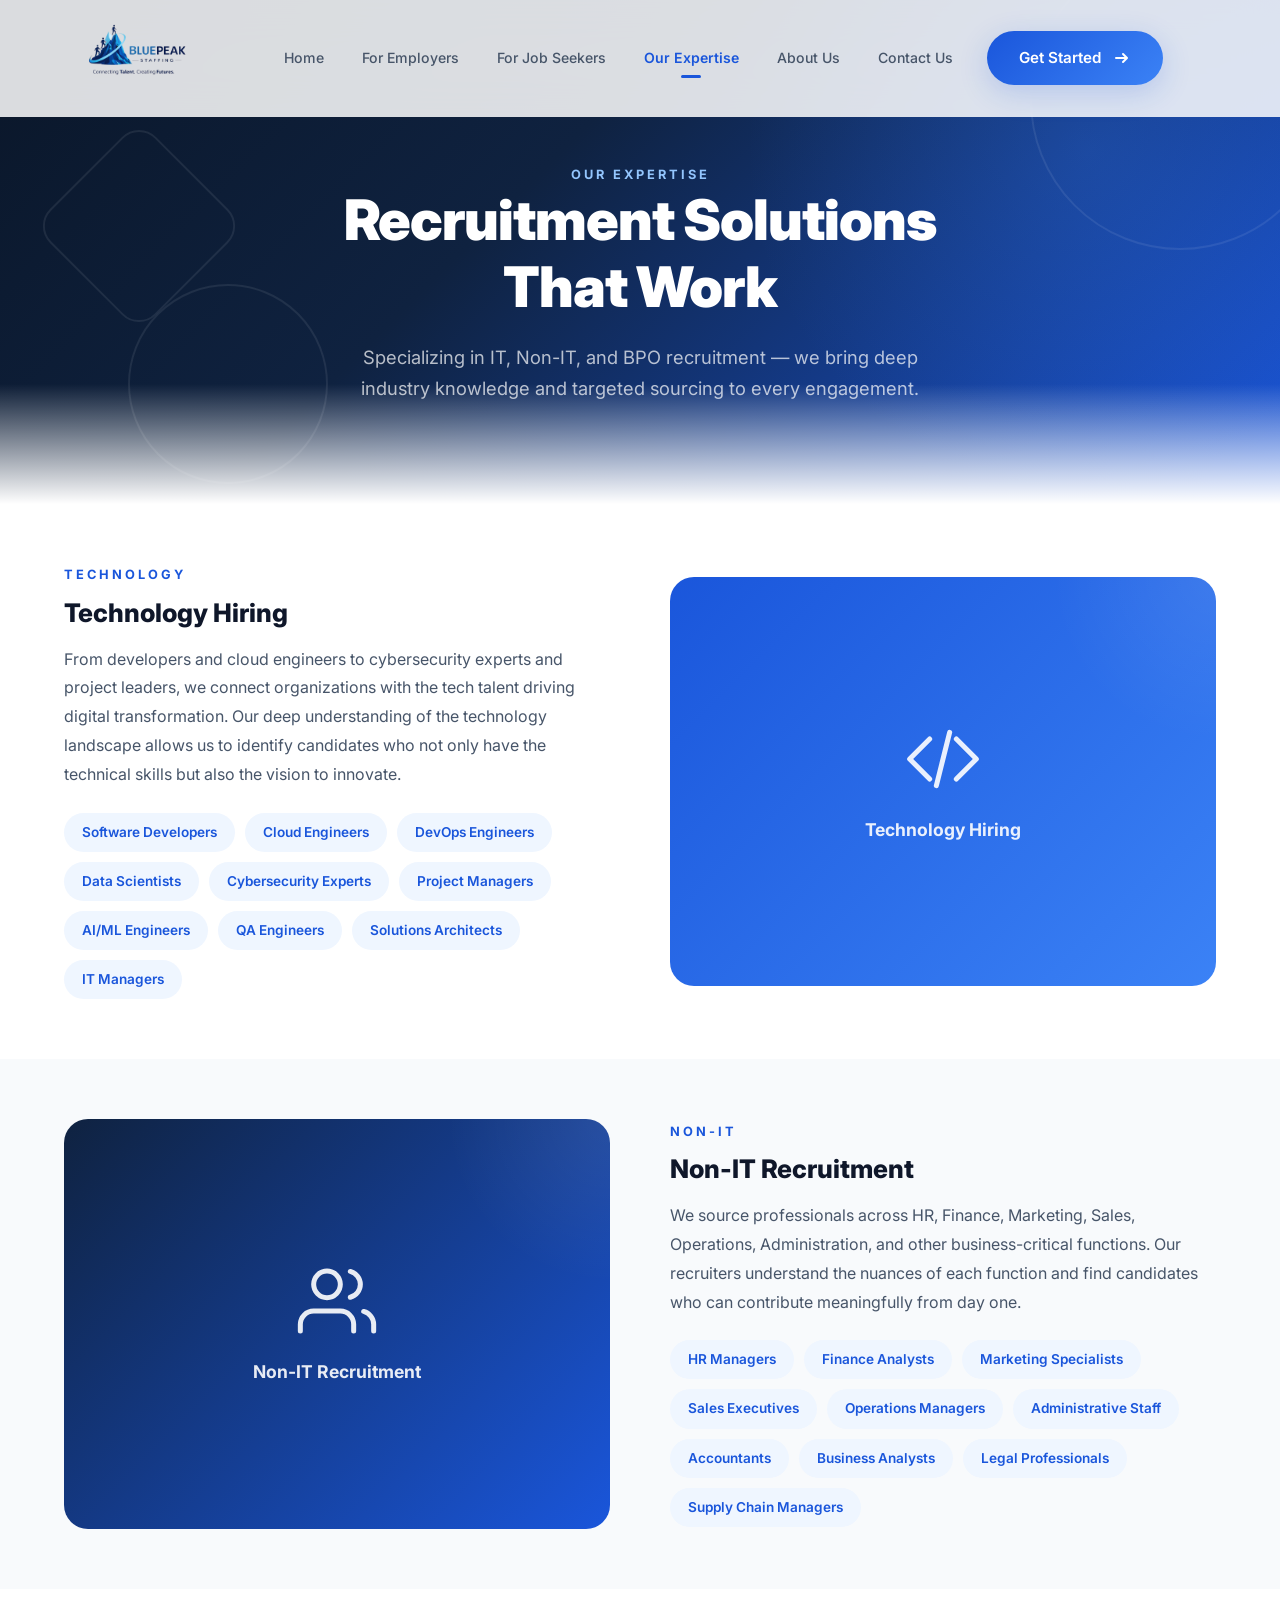
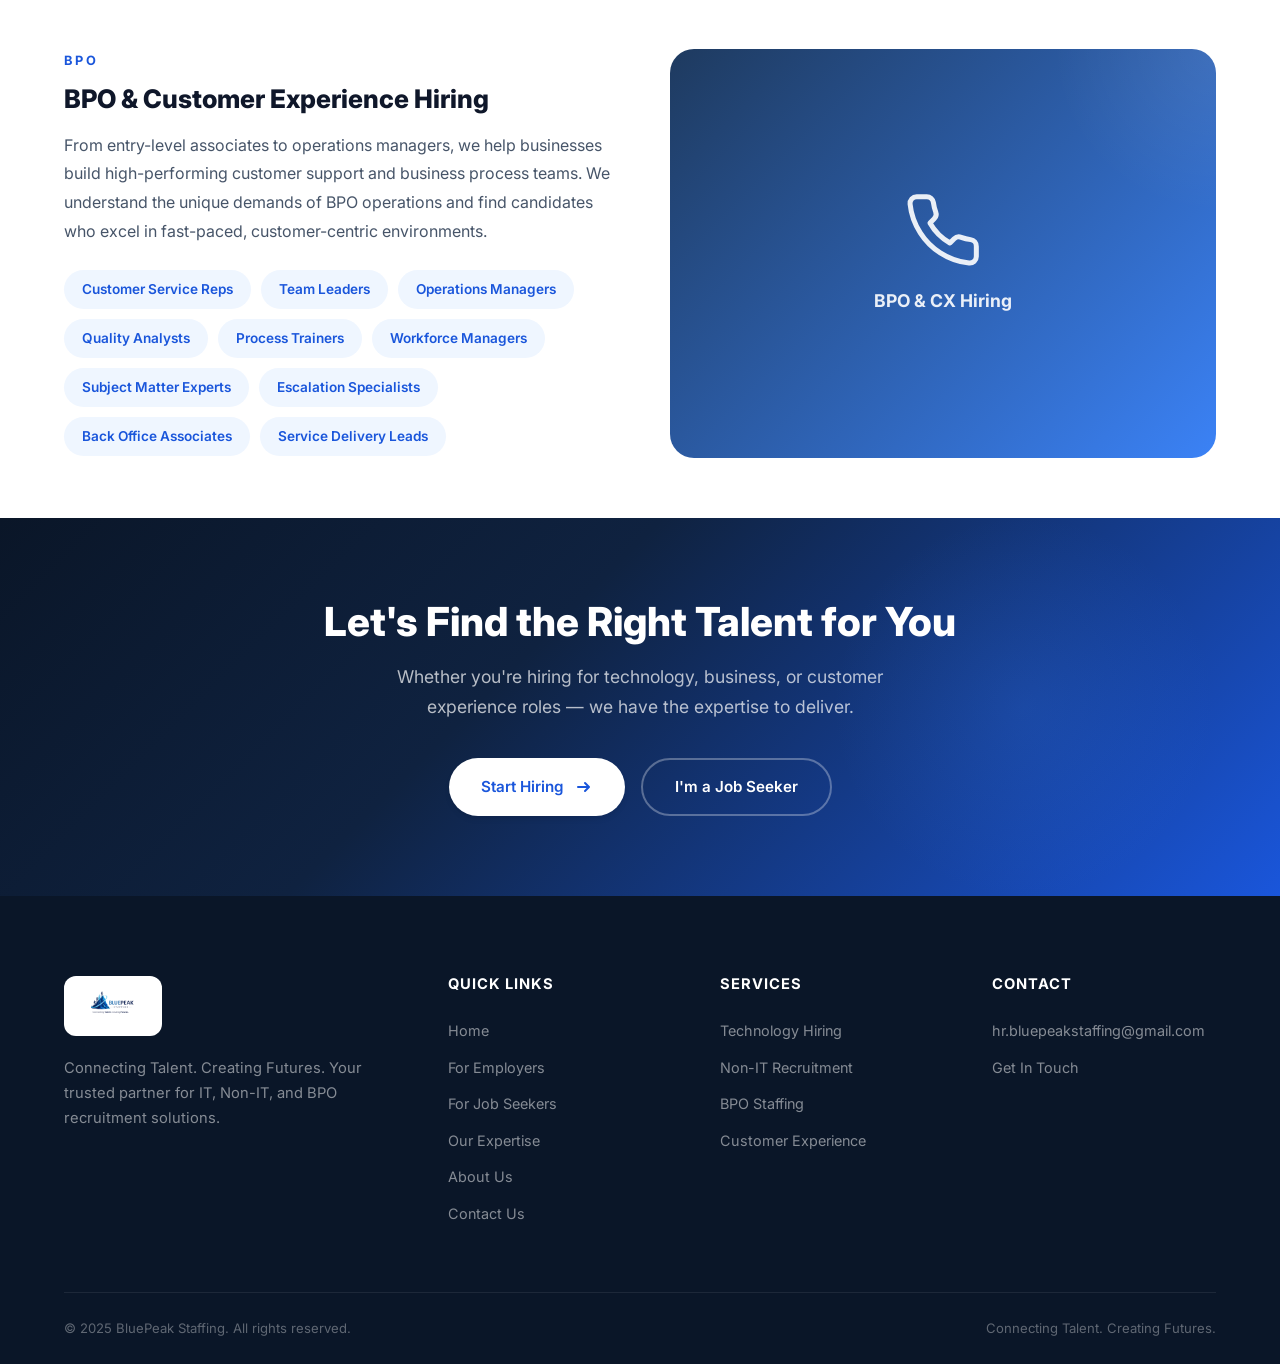
<file: expertise.html>
<!DOCTYPE html>
<html lang="en">
<head>
  <meta charset="UTF-8">
  <meta name="viewport" content="width=device-width, initial-scale=1.0, viewport-fit=cover">
  <meta name="description" content="BluePeak Staffing Expertise — Specialized recruitment in Technology, Non-IT, and BPO hiring. Deep industry knowledge and targeted sourcing.">
  <title>Our Expertise — BluePeak Staffing</title>
  <link rel="stylesheet" href="styles.css">
  <link rel="icon" type="image/svg+xml" href="data:image/svg+xml,%3Csvg xmlns='http://www.w3.org/2000/svg' viewBox='0 0 32 32'%3E%3Cpolygon points='16,2 28,28 4,28' fill='%231a56db'/%3E%3Cpolygon points='16,2 22,16 10,16' fill='%2360a5fa'/%3E%3C/svg%3E">
</head>
<body>

  <!-- Header -->
  <header class="header" id="header">
    <div class="header-inner">
      <a href="index.html" class="logo" aria-label="BluePeak Staffing Home">
        <img src="images/logo-compact.png" alt="BluePeak Staffing" class="logo-img">
      </a>
      <nav class="nav" id="nav">
        <a href="index.html" class="nav-link">Home</a>
        <a href="employers.html" class="nav-link">For Employers</a>
        <a href="jobseekers.html" class="nav-link">For Job Seekers</a>
        <a href="expertise.html" class="nav-link active">Our Expertise</a>
        <a href="about.html" class="nav-link">About Us</a>
        <a href="contact.html" class="nav-link">Contact Us</a>
        <div class="nav-cta">
          <a href="contact.html" class="btn btn-primary">Get Started <svg class="btn-icon" viewBox="0 0 20 20" fill="none" stroke="currentColor" stroke-width="2" stroke-linecap="round" stroke-linejoin="round"><path d="M5 10h10M12 6l4 4-4 4"/></svg></a>
        </div>
      </nav>
      <div class="nav-overlay" id="navOverlay"></div>
      <button class="hamburger" id="hamburger" aria-label="Toggle navigation"><span></span><span></span><span></span></button>
    </div>
  </header>

  <!-- Page Hero -->
  <section class="page-hero">
    <div class="page-hero-shapes">
      <div class="shape shape-1"></div>
      <div class="shape shape-2"></div>
      <div class="shape shape-3"></div>
    </div>
    <div class="container">
      <div class="page-hero-content">
        <span class="page-hero-label">Our Expertise</span>
        <h1 class="page-hero-title">Recruitment Solutions<br>That Work</h1>
        <p class="page-hero-subtitle">Specializing in IT, Non-IT, and BPO recruitment — we bring deep industry knowledge and targeted sourcing to every engagement.</p>
      </div>
    </div>
  </section>


  <!-- Technology Hiring -->
  <section class="expertise-detail">
    <div class="container">
      <div class="expertise-detail-inner animate-on-scroll">
        <div class="expertise-content">
          <span class="section-label">Technology</span>
          <h3>Technology Hiring</h3>
          <p>From developers and cloud engineers to cybersecurity experts and project leaders, we connect organizations with the tech talent driving digital transformation. Our deep understanding of the technology landscape allows us to identify candidates who not only have the technical skills but also the vision to innovate.</p>
          <div class="expertise-roles">
            <span class="expertise-role-tag">Software Developers</span>
            <span class="expertise-role-tag">Cloud Engineers</span>
            <span class="expertise-role-tag">DevOps Engineers</span>
            <span class="expertise-role-tag">Data Scientists</span>
            <span class="expertise-role-tag">Cybersecurity Experts</span>
            <span class="expertise-role-tag">Project Managers</span>
            <span class="expertise-role-tag">AI/ML Engineers</span>
            <span class="expertise-role-tag">QA Engineers</span>
            <span class="expertise-role-tag">Solutions Architects</span>
            <span class="expertise-role-tag">IT Managers</span>
          </div>
        </div>
        <div class="expertise-visual">
          <div class="expertise-visual-box">
            <svg viewBox="0 0 24 24" fill="none" stroke="currentColor" stroke-width="1.5" stroke-linecap="round" stroke-linejoin="round"><polyline points="16 18 22 12 16 6"/><polyline points="8 6 2 12 8 18"/><line x1="14" y1="4" x2="10" y2="20"/></svg>
            <span>Technology Hiring</span>
          </div>
        </div>
      </div>
    </div>
  </section>


  <!-- Non-IT Recruitment -->
  <section class="expertise-detail">
    <div class="container">
      <div class="expertise-detail-inner animate-on-scroll">
        <div class="expertise-content">
          <span class="section-label">Non-IT</span>
          <h3>Non-IT Recruitment</h3>
          <p>We source professionals across HR, Finance, Marketing, Sales, Operations, Administration, and other business-critical functions. Our recruiters understand the nuances of each function and find candidates who can contribute meaningfully from day one.</p>
          <div class="expertise-roles">
            <span class="expertise-role-tag">HR Managers</span>
            <span class="expertise-role-tag">Finance Analysts</span>
            <span class="expertise-role-tag">Marketing Specialists</span>
            <span class="expertise-role-tag">Sales Executives</span>
            <span class="expertise-role-tag">Operations Managers</span>
            <span class="expertise-role-tag">Administrative Staff</span>
            <span class="expertise-role-tag">Accountants</span>
            <span class="expertise-role-tag">Business Analysts</span>
            <span class="expertise-role-tag">Legal Professionals</span>
            <span class="expertise-role-tag">Supply Chain Managers</span>
          </div>
        </div>
        <div class="expertise-visual">
          <div class="expertise-visual-box expertise-visual-box-nonit">
            <svg viewBox="0 0 24 24" fill="none" stroke="currentColor" stroke-width="1.5" stroke-linecap="round" stroke-linejoin="round"><path d="M17 21v-2a4 4 0 0 0-4-4H5a4 4 0 0 0-4 4v2"/><circle cx="9" cy="7" r="4"/><path d="M23 21v-2a4 4 0 0 0-3-3.87"/><path d="M16 3.13a4 4 0 0 1 0 7.75"/></svg>
            <span>Non-IT Recruitment</span>
          </div>
        </div>
      </div>
    </div>
  </section>


  <!-- BPO & Customer Experience -->
  <section class="expertise-detail">
    <div class="container">
      <div class="expertise-detail-inner animate-on-scroll">
        <div class="expertise-content">
          <span class="section-label">BPO</span>
          <h3>BPO &amp; Customer Experience Hiring</h3>
          <p>From entry-level associates to operations managers, we help businesses build high-performing customer support and business process teams. We understand the unique demands of BPO operations and find candidates who excel in fast-paced, customer-centric environments.</p>
          <div class="expertise-roles">
            <span class="expertise-role-tag">Customer Service Reps</span>
            <span class="expertise-role-tag">Team Leaders</span>
            <span class="expertise-role-tag">Operations Managers</span>
            <span class="expertise-role-tag">Quality Analysts</span>
            <span class="expertise-role-tag">Process Trainers</span>
            <span class="expertise-role-tag">Workforce Managers</span>
            <span class="expertise-role-tag">Subject Matter Experts</span>
            <span class="expertise-role-tag">Escalation Specialists</span>
            <span class="expertise-role-tag">Back Office Associates</span>
            <span class="expertise-role-tag">Service Delivery Leads</span>
          </div>
        </div>
        <div class="expertise-visual">
          <div class="expertise-visual-box expertise-visual-box-bpo">
            <svg viewBox="0 0 24 24" fill="none" stroke="currentColor" stroke-width="1.5" stroke-linecap="round" stroke-linejoin="round"><path d="M22 16.92v3a2 2 0 0 1-2.18 2 19.79 19.79 0 0 1-8.63-3.07 19.5 19.5 0 0 1-6-6 19.79 19.79 0 0 1-3.07-8.67A2 2 0 0 1 4.11 2h3a2 2 0 0 1 2 1.72c.127.96.361 1.903.7 2.81a2 2 0 0 1-.45 2.11L8.09 9.91a16 16 0 0 0 6 6l1.27-1.27a2 2 0 0 1 2.11-.45c.907.339 1.85.573 2.81.7A2 2 0 0 1 22 16.92z"/></svg>
            <span>BPO &amp; CX Hiring</span>
          </div>
        </div>
      </div>
    </div>
  </section>


  <!-- CTA -->
  <section class="cta-section">
    <div class="container">
      <div class="cta-content animate-on-scroll">
        <h2 class="cta-title">Let's Find the Right Talent for You</h2>
        <p class="cta-text">Whether you're hiring for technology, business, or customer experience roles — we have the expertise to deliver.</p>
        <div class="btn-group btn-group-center">
          <a href="contact.html" class="btn btn-white">
            Start Hiring
            <svg class="btn-icon" viewBox="0 0 20 20" fill="none" stroke="currentColor" stroke-width="2" stroke-linecap="round" stroke-linejoin="round"><path d="M5 10h10M12 6l4 4-4 4"/></svg>
          </a>
          <a href="jobseekers.html" class="btn btn-outline-white">
            I'm a Job Seeker
          </a>
        </div>
      </div>
    </div>
  </section>


  <!-- Footer -->
  <footer class="footer">
    <div class="container">
      <div class="footer-grid">
        <div class="footer-brand">
          <a href="index.html" class="logo">
            <img src="images/logo-compact.png" alt="BluePeak Staffing" class="logo-img">
          </a>
          <p>Connecting Talent. Creating Futures. Your trusted partner for IT, Non-IT, and BPO recruitment solutions.</p>
        </div>
        <div class="footer-col">
          <h4>Quick Links</h4>
          <a href="index.html">Home</a>
          <a href="employers.html">For Employers</a>
          <a href="jobseekers.html">For Job Seekers</a>
          <a href="expertise.html">Our Expertise</a>
          <a href="about.html">About Us</a>
          <a href="contact.html">Contact Us</a>
        </div>
        <div class="footer-col">
          <h4>Services</h4>
          <a href="expertise.html">Technology Hiring</a>
          <a href="expertise.html">Non-IT Recruitment</a>
          <a href="expertise.html">BPO Staffing</a>
          <a href="expertise.html">Customer Experience</a>
        </div>
        <div class="footer-col">
          <h4>Contact</h4>
          <a href="mailto:hr.bluepeakstaffing@gmail.com">hr.bluepeakstaffing@gmail.com</a>
          <a href="contact.html">Get In Touch</a>
        </div>
      </div>
      <div class="footer-bottom">
        <p>&copy; 2025 BluePeak Staffing. All rights reserved.</p>
        <p>Connecting Talent. Creating Futures.</p>
      </div>
    </div>
  </footer>

  <script src="script.js"></script>
</body>
</html>
</file>
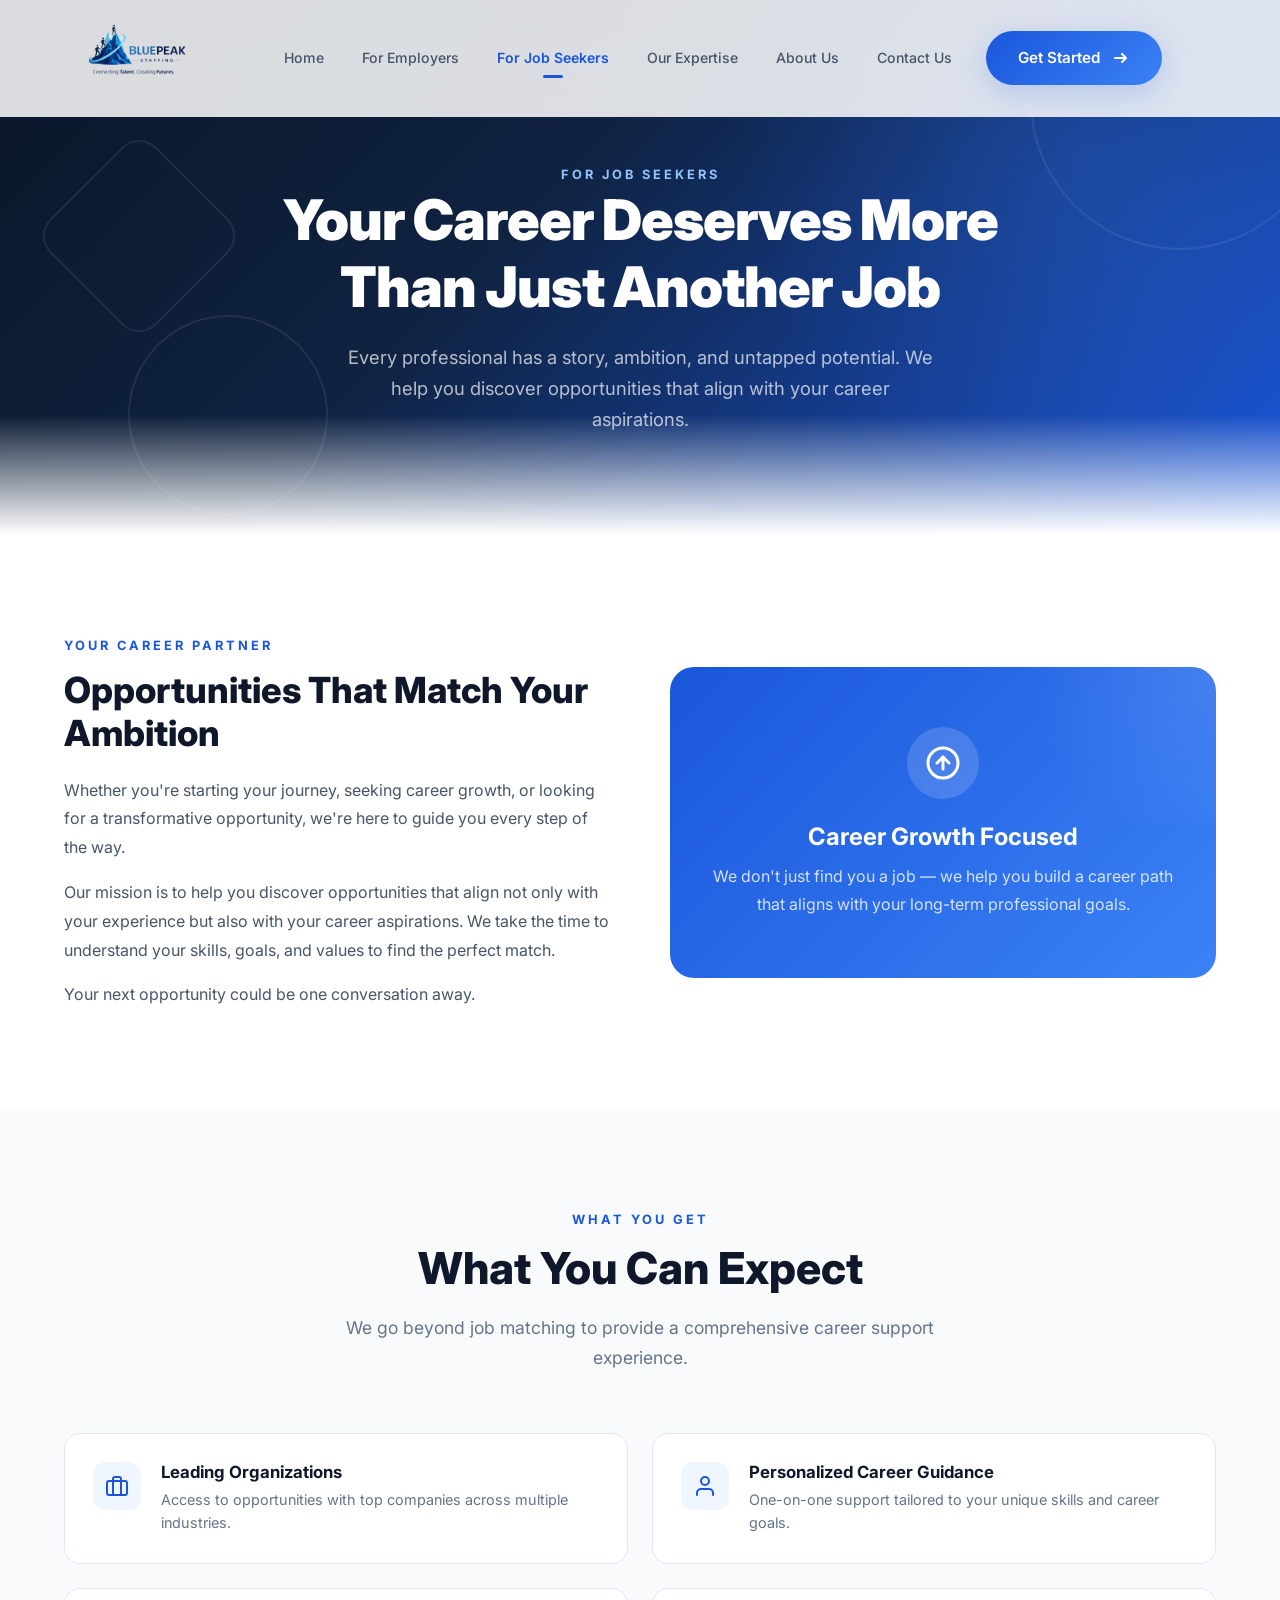
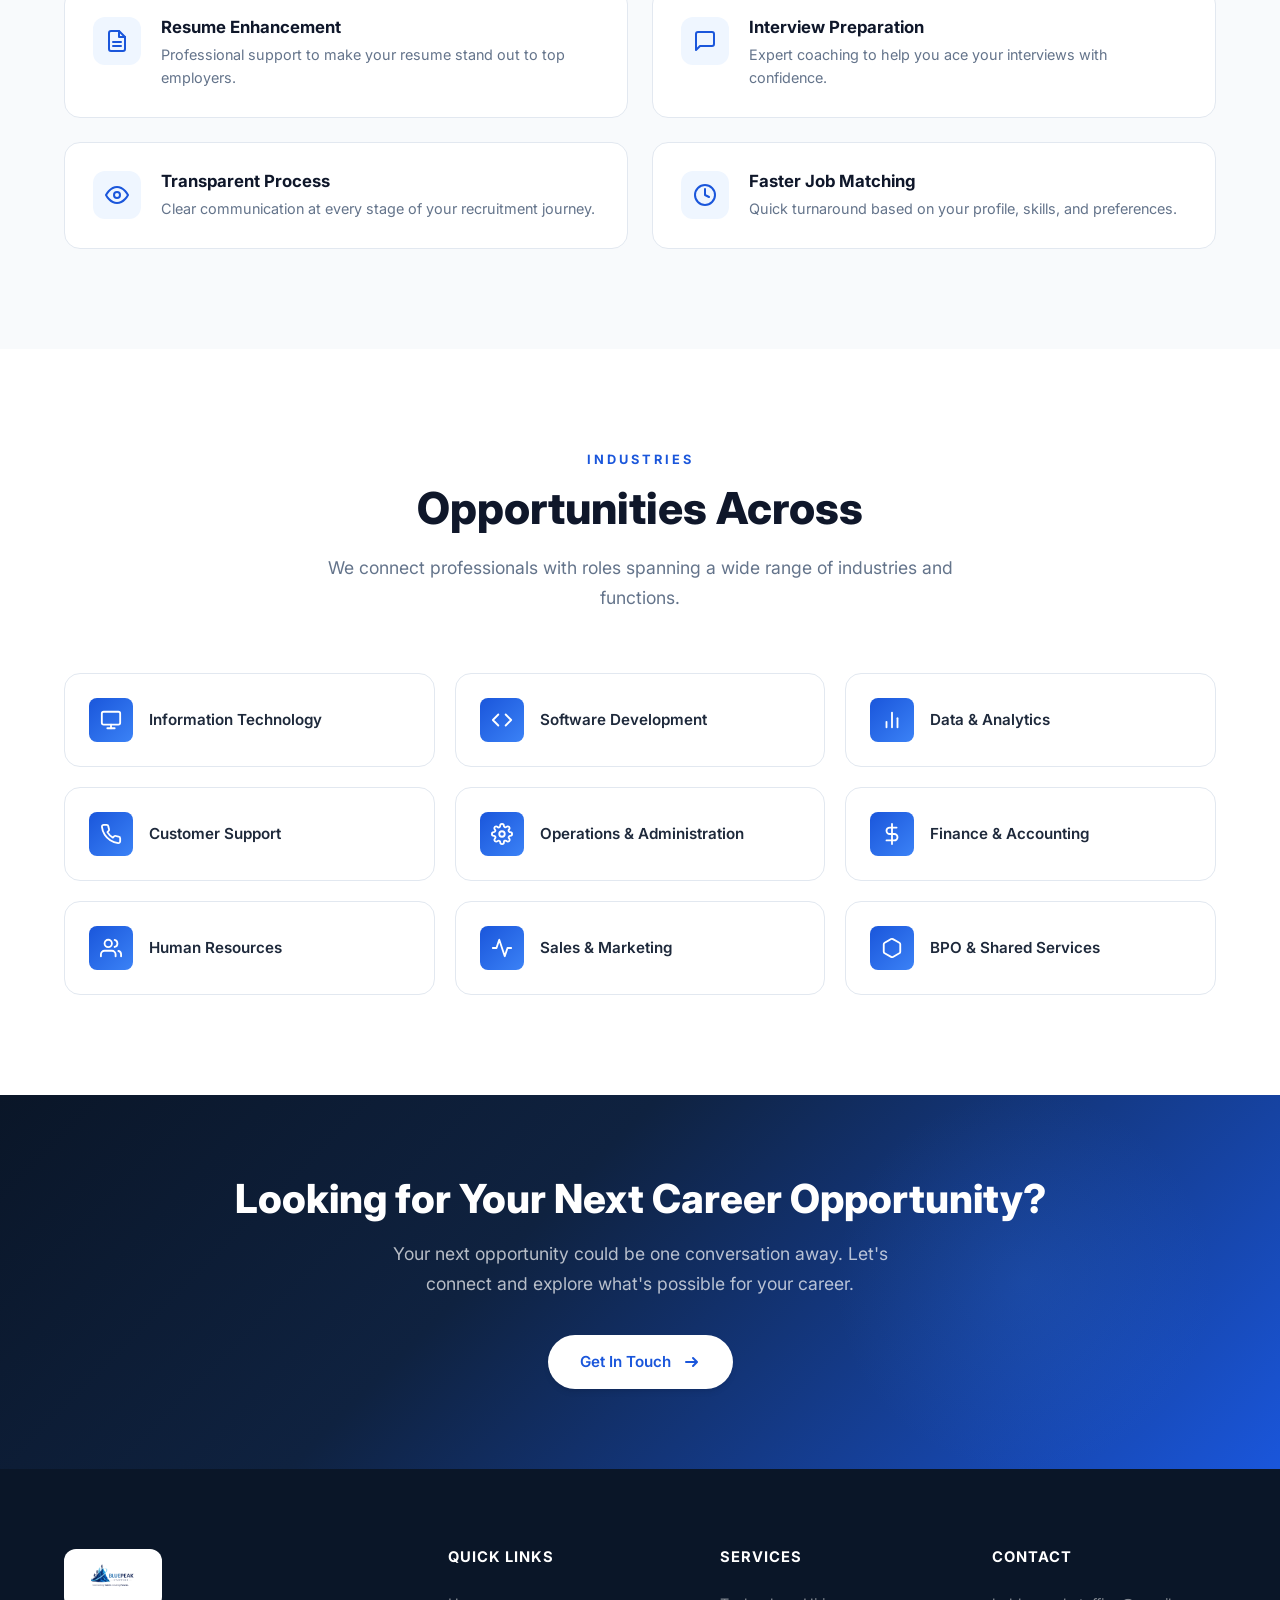
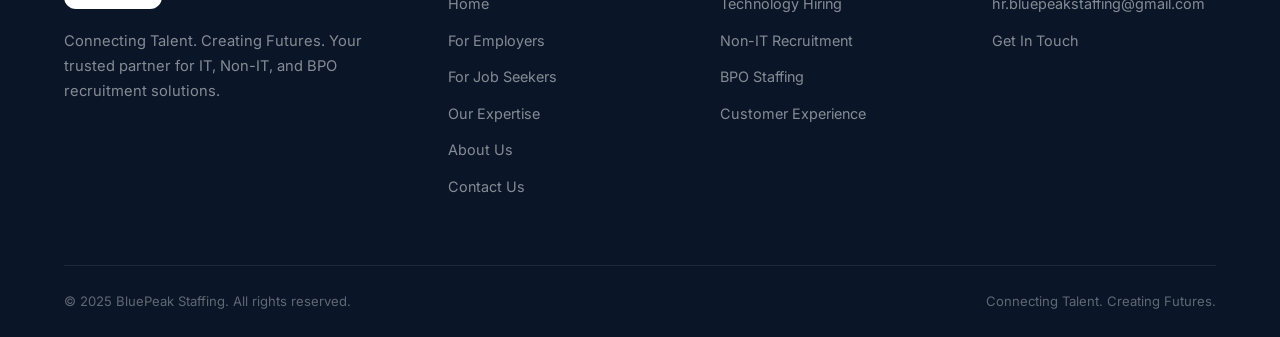
<file: jobseekers.html>
<!DOCTYPE html>
<html lang="en">
<head>
  <meta charset="UTF-8">
  <meta name="viewport" content="width=device-width, initial-scale=1.0, viewport-fit=cover">
  <meta name="description" content="BluePeak Staffing for Job Seekers — Your career deserves more than just another job. Access leading opportunities with personalized career guidance.">
  <title>For Job Seekers — BluePeak Staffing</title>
  <link rel="stylesheet" href="styles.css">
  <link rel="icon" type="image/svg+xml" href="data:image/svg+xml,%3Csvg xmlns='http://www.w3.org/2000/svg' viewBox='0 0 32 32'%3E%3Cpolygon points='16,2 28,28 4,28' fill='%231a56db'/%3E%3Cpolygon points='16,2 22,16 10,16' fill='%2360a5fa'/%3E%3C/svg%3E">
</head>
<body>

  <!-- Header -->
  <header class="header" id="header">
    <div class="header-inner">
      <a href="index.html" class="logo" aria-label="BluePeak Staffing Home">
        <img src="images/logo-compact.png" alt="BluePeak Staffing" class="logo-img">
      </a>
      <nav class="nav" id="nav">
        <a href="index.html" class="nav-link">Home</a>
        <a href="employers.html" class="nav-link">For Employers</a>
        <a href="jobseekers.html" class="nav-link active">For Job Seekers</a>
        <a href="expertise.html" class="nav-link">Our Expertise</a>
        <a href="about.html" class="nav-link">About Us</a>
        <a href="contact.html" class="nav-link">Contact Us</a>
        <div class="nav-cta">
          <a href="contact.html" class="btn btn-primary">Get Started <svg class="btn-icon" viewBox="0 0 20 20" fill="none" stroke="currentColor" stroke-width="2" stroke-linecap="round" stroke-linejoin="round"><path d="M5 10h10M12 6l4 4-4 4"/></svg></a>
        </div>
      </nav>
      <div class="nav-overlay" id="navOverlay"></div>
      <button class="hamburger" id="hamburger" aria-label="Toggle navigation"><span></span><span></span><span></span></button>
    </div>
  </header>

  <!-- Page Hero -->
  <section class="page-hero">
    <div class="page-hero-shapes">
      <div class="shape shape-1"></div>
      <div class="shape shape-2"></div>
      <div class="shape shape-3"></div>
    </div>
    <div class="container">
      <div class="page-hero-content">
        <span class="page-hero-label">For Job Seekers</span>
        <h1 class="page-hero-title">Your Career Deserves More<br>Than Just Another Job</h1>
        <p class="page-hero-subtitle">Every professional has a story, ambition, and untapped potential. We help you discover opportunities that align with your career aspirations.</p>
      </div>
    </div>
  </section>


  <!-- Intro Section -->
  <section class="section">
    <div class="container">
      <div class="content-split animate-on-scroll">
        <div class="content-block">
          <span class="section-label">Your Career Partner</span>
          <h2>Opportunities That Match Your Ambition</h2>
          <p>Whether you're starting your journey, seeking career growth, or looking for a transformative opportunity, we're here to guide you every step of the way.</p>
          <p>Our mission is to help you discover opportunities that align not only with your experience but also with your career aspirations. We take the time to understand your skills, goals, and values to find the perfect match.</p>
          <p>Your next opportunity could be one conversation away.</p>
        </div>
        <div class="content-visual">
          <div class="content-visual-card">
            <div class="content-visual-icon">
              <svg viewBox="0 0 24 24" fill="none" stroke="currentColor" stroke-width="2" stroke-linecap="round" stroke-linejoin="round"><circle cx="12" cy="12" r="10"/><path d="M16 12l-4-4-4 4"/><path d="M12 16V8"/></svg>
            </div>
            <h3>Career Growth Focused</h3>
            <p>We don't just find you a job — we help you build a career path that aligns with your long-term professional goals.</p>
          </div>
        </div>
      </div>
    </div>
  </section>


  <!-- What You Can Expect -->
  <section class="section section-alt">
    <div class="container">
      <div class="section-header animate-on-scroll">
        <span class="section-label">What You Get</span>
        <h2 class="section-title">What You Can Expect</h2>
        <p class="section-subtitle">We go beyond job matching to provide a comprehensive career support experience.</p>
      </div>

      <div class="features-grid">
        <div class="feature-card animate-on-scroll">
          <div class="feature-icon">
            <svg viewBox="0 0 24 24" fill="none" stroke="currentColor" stroke-width="2" stroke-linecap="round" stroke-linejoin="round"><rect x="2" y="7" width="20" height="14" rx="2" ry="2"/><path d="M16 21V5a2 2 0 0 0-2-2h-4a2 2 0 0 0-2 2v16"/></svg>
          </div>
          <div>
            <h4>Leading Organizations</h4>
            <p>Access to opportunities with top companies across multiple industries.</p>
          </div>
        </div>

        <div class="feature-card animate-on-scroll delay-1">
          <div class="feature-icon">
            <svg viewBox="0 0 24 24" fill="none" stroke="currentColor" stroke-width="2" stroke-linecap="round" stroke-linejoin="round"><path d="M20 21v-2a4 4 0 0 0-4-4H8a4 4 0 0 0-4 4v2"/><circle cx="12" cy="7" r="4"/></svg>
          </div>
          <div>
            <h4>Personalized Career Guidance</h4>
            <p>One-on-one support tailored to your unique skills and career goals.</p>
          </div>
        </div>

        <div class="feature-card animate-on-scroll delay-2">
          <div class="feature-icon">
            <svg viewBox="0 0 24 24" fill="none" stroke="currentColor" stroke-width="2" stroke-linecap="round" stroke-linejoin="round"><path d="M14 2H6a2 2 0 0 0-2 2v16a2 2 0 0 0 2 2h12a2 2 0 0 0 2-2V8z"/><polyline points="14 2 14 8 20 8"/><line x1="16" y1="13" x2="8" y2="13"/><line x1="16" y1="17" x2="8" y2="17"/></svg>
          </div>
          <div>
            <h4>Resume Enhancement</h4>
            <p>Professional support to make your resume stand out to top employers.</p>
          </div>
        </div>

        <div class="feature-card animate-on-scroll delay-3">
          <div class="feature-icon">
            <svg viewBox="0 0 24 24" fill="none" stroke="currentColor" stroke-width="2" stroke-linecap="round" stroke-linejoin="round"><path d="M21 15a2 2 0 0 1-2 2H7l-4 4V5a2 2 0 0 1 2-2h14a2 2 0 0 1 2 2z"/></svg>
          </div>
          <div>
            <h4>Interview Preparation</h4>
            <p>Expert coaching to help you ace your interviews with confidence.</p>
          </div>
        </div>

        <div class="feature-card animate-on-scroll delay-4">
          <div class="feature-icon">
            <svg viewBox="0 0 24 24" fill="none" stroke="currentColor" stroke-width="2" stroke-linecap="round" stroke-linejoin="round"><path d="M1 12s4-8 11-8 11 8 11 8-4 8-11 8-11-8-11-8z"/><circle cx="12" cy="12" r="3"/></svg>
          </div>
          <div>
            <h4>Transparent Process</h4>
            <p>Clear communication at every stage of your recruitment journey.</p>
          </div>
        </div>

        <div class="feature-card animate-on-scroll delay-5">
          <div class="feature-icon">
            <svg viewBox="0 0 24 24" fill="none" stroke="currentColor" stroke-width="2" stroke-linecap="round" stroke-linejoin="round"><circle cx="12" cy="12" r="10"/><polyline points="12 6 12 12 16 14"/></svg>
          </div>
          <div>
            <h4>Faster Job Matching</h4>
            <p>Quick turnaround based on your profile, skills, and preferences.</p>
          </div>
        </div>
      </div>
    </div>
  </section>


  <!-- Opportunities Across -->
  <section class="section">
    <div class="container">
      <div class="section-header animate-on-scroll">
        <span class="section-label">Industries</span>
        <h2 class="section-title">Opportunities Across</h2>
        <p class="section-subtitle">We connect professionals with roles spanning a wide range of industries and functions.</p>
      </div>

      <div class="category-grid">
        <div class="category-card animate-on-scroll">
          <div class="category-icon">
            <svg viewBox="0 0 24 24" fill="none" stroke="currentColor" stroke-width="2" stroke-linecap="round" stroke-linejoin="round"><rect x="2" y="3" width="20" height="14" rx="2" ry="2"/><line x1="8" y1="21" x2="16" y2="21"/><line x1="12" y1="17" x2="12" y2="21"/></svg>
          </div>
          <h4>Information Technology</h4>
        </div>

        <div class="category-card animate-on-scroll delay-1">
          <div class="category-icon">
            <svg viewBox="0 0 24 24" fill="none" stroke="currentColor" stroke-width="2" stroke-linecap="round" stroke-linejoin="round"><polyline points="16 18 22 12 16 6"/><polyline points="8 6 2 12 8 18"/></svg>
          </div>
          <h4>Software Development</h4>
        </div>

        <div class="category-card animate-on-scroll delay-2">
          <div class="category-icon">
            <svg viewBox="0 0 24 24" fill="none" stroke="currentColor" stroke-width="2" stroke-linecap="round" stroke-linejoin="round"><line x1="18" y1="20" x2="18" y2="10"/><line x1="12" y1="20" x2="12" y2="4"/><line x1="6" y1="20" x2="6" y2="14"/></svg>
          </div>
          <h4>Data &amp; Analytics</h4>
        </div>

        <div class="category-card animate-on-scroll delay-1">
          <div class="category-icon">
            <svg viewBox="0 0 24 24" fill="none" stroke="currentColor" stroke-width="2" stroke-linecap="round" stroke-linejoin="round"><path d="M22 16.92v3a2 2 0 0 1-2.18 2 19.79 19.79 0 0 1-8.63-3.07 19.5 19.5 0 0 1-6-6 19.79 19.79 0 0 1-3.07-8.67A2 2 0 0 1 4.11 2h3a2 2 0 0 1 2 1.72c.127.96.361 1.903.7 2.81a2 2 0 0 1-.45 2.11L8.09 9.91a16 16 0 0 0 6 6l1.27-1.27a2 2 0 0 1 2.11-.45c.907.339 1.85.573 2.81.7A2 2 0 0 1 22 16.92z"/></svg>
          </div>
          <h4>Customer Support</h4>
        </div>

        <div class="category-card animate-on-scroll delay-2">
          <div class="category-icon">
            <svg viewBox="0 0 24 24" fill="none" stroke="currentColor" stroke-width="2" stroke-linecap="round" stroke-linejoin="round"><circle cx="12" cy="12" r="3"/><path d="M19.4 15a1.65 1.65 0 0 0 .33 1.82l.06.06a2 2 0 0 1 0 2.83 2 2 0 0 1-2.83 0l-.06-.06a1.65 1.65 0 0 0-1.82-.33 1.65 1.65 0 0 0-1 1.51V21a2 2 0 0 1-2 2 2 2 0 0 1-2-2v-.09A1.65 1.65 0 0 0 9 19.4a1.65 1.65 0 0 0-1.82.33l-.06.06a2 2 0 0 1-2.83 0 2 2 0 0 1 0-2.83l.06-.06A1.65 1.65 0 0 0 4.68 15a1.65 1.65 0 0 0-1.51-1H3a2 2 0 0 1-2-2 2 2 0 0 1 2-2h.09A1.65 1.65 0 0 0 4.6 9a1.65 1.65 0 0 0-.33-1.82l-.06-.06a2 2 0 0 1 0-2.83 2 2 0 0 1 2.83 0l.06.06A1.65 1.65 0 0 0 9 4.68a1.65 1.65 0 0 0 1-1.51V3a2 2 0 0 1 2-2 2 2 0 0 1 2 2v.09a1.65 1.65 0 0 0 1 1.51 1.65 1.65 0 0 0 1.82-.33l.06-.06a2 2 0 0 1 2.83 0 2 2 0 0 1 0 2.83l-.06.06a1.65 1.65 0 0 0-.33 1.82V9a1.65 1.65 0 0 0 1.51 1H21a2 2 0 0 1 2 2 2 2 0 0 1-2 2h-.09a1.65 1.65 0 0 0-1.51 1z"/></svg>
          </div>
          <h4>Operations &amp; Administration</h4>
        </div>

        <div class="category-card animate-on-scroll delay-3">
          <div class="category-icon">
            <svg viewBox="0 0 24 24" fill="none" stroke="currentColor" stroke-width="2" stroke-linecap="round" stroke-linejoin="round"><line x1="12" y1="1" x2="12" y2="23"/><path d="M17 5H9.5a3.5 3.5 0 0 0 0 7h5a3.5 3.5 0 0 1 0 7H6"/></svg>
          </div>
          <h4>Finance &amp; Accounting</h4>
        </div>

        <div class="category-card animate-on-scroll delay-2">
          <div class="category-icon">
            <svg viewBox="0 0 24 24" fill="none" stroke="currentColor" stroke-width="2" stroke-linecap="round" stroke-linejoin="round"><path d="M17 21v-2a4 4 0 0 0-4-4H5a4 4 0 0 0-4 4v2"/><circle cx="9" cy="7" r="4"/><path d="M23 21v-2a4 4 0 0 0-3-3.87"/><path d="M16 3.13a4 4 0 0 1 0 7.75"/></svg>
          </div>
          <h4>Human Resources</h4>
        </div>

        <div class="category-card animate-on-scroll delay-3">
          <div class="category-icon">
            <svg viewBox="0 0 24 24" fill="none" stroke="currentColor" stroke-width="2" stroke-linecap="round" stroke-linejoin="round"><polyline points="22 12 18 12 15 21 9 3 6 12 2 12"/></svg>
          </div>
          <h4>Sales &amp; Marketing</h4>
        </div>

        <div class="category-card animate-on-scroll delay-4">
          <div class="category-icon">
            <svg viewBox="0 0 24 24" fill="none" stroke="currentColor" stroke-width="2" stroke-linecap="round" stroke-linejoin="round"><path d="M21 16V8a2 2 0 0 0-1-1.73l-7-4a2 2 0 0 0-2 0l-7 4A2 2 0 0 0 3 8v8a2 2 0 0 0 1 1.73l7 4a2 2 0 0 0 2 0l7-4A2 2 0 0 0 21 16z"/></svg>
          </div>
          <h4>BPO &amp; Shared Services</h4>
        </div>
      </div>
    </div>
  </section>


  <!-- CTA -->
  <section class="cta-section">
    <div class="container">
      <div class="cta-content animate-on-scroll">
        <h2 class="cta-title">Looking for Your Next Career Opportunity?</h2>
        <p class="cta-text">Your next opportunity could be one conversation away. Let's connect and explore what's possible for your career.</p>
        <a href="contact.html" class="btn btn-white">
          Get In Touch
          <svg class="btn-icon" viewBox="0 0 20 20" fill="none" stroke="currentColor" stroke-width="2" stroke-linecap="round" stroke-linejoin="round"><path d="M5 10h10M12 6l4 4-4 4"/></svg>
        </a>
      </div>
    </div>
  </section>


  <!-- Footer -->
  <footer class="footer">
    <div class="container">
      <div class="footer-grid">
        <div class="footer-brand">
          <a href="index.html" class="logo">
            <img src="images/logo-compact.png" alt="BluePeak Staffing" class="logo-img">
          </a>
          <p>Connecting Talent. Creating Futures. Your trusted partner for IT, Non-IT, and BPO recruitment solutions.</p>
        </div>
        <div class="footer-col">
          <h4>Quick Links</h4>
          <a href="index.html">Home</a>
          <a href="employers.html">For Employers</a>
          <a href="jobseekers.html">For Job Seekers</a>
          <a href="expertise.html">Our Expertise</a>
          <a href="about.html">About Us</a>
          <a href="contact.html">Contact Us</a>
        </div>
        <div class="footer-col">
          <h4>Services</h4>
          <a href="expertise.html">Technology Hiring</a>
          <a href="expertise.html">Non-IT Recruitment</a>
          <a href="expertise.html">BPO Staffing</a>
          <a href="expertise.html">Customer Experience</a>
        </div>
        <div class="footer-col">
          <h4>Contact</h4>
          <a href="mailto:hr.bluepeakstaffing@gmail.com">hr.bluepeakstaffing@gmail.com</a>
          <a href="contact.html">Get In Touch</a>
        </div>
      </div>
      <div class="footer-bottom">
        <p>&copy; 2025 BluePeak Staffing. All rights reserved.</p>
        <p>Connecting Talent. Creating Futures.</p>
      </div>
    </div>
  </footer>

  <script src="script.js"></script>
</body>
</html>
</file>
<file: styles.css>
/* ============================================
   BluePeak Staffing — Global Design System
   Premium Blue/White Corporate Theme
   ============================================ */

@import url('https://fonts.googleapis.com/css2?family=Inter:wght@300;400;500;600;700;800;900&display=swap');

/* ---- CSS Custom Properties ---- */
:root {
  /* Brand Colors */
  --navy: #0a1628;
  --navy-light: #0f2240;
  --blue-900: #1e3a5f;
  --blue-primary: #1a56db;
  --blue-600: #2563eb;
  --blue-bright: #3b82f6;
  --blue-light: #60a5fa;
  --blue-300: #93c5fd;
  --blue-pale: #dbeafe;
  --blue-50: #eff6ff;

  /* Neutrals */
  --white: #ffffff;
  --gray-50: #f8fafc;
  --gray-100: #f1f5f9;
  --gray-200: #e2e8f0;
  --gray-300: #cbd5e1;
  --gray-400: #94a3b8;
  --gray-500: #64748b;
  --gray-600: #475569;
  --gray-700: #334155;
  --gray-800: #1e293b;
  --gray-900: #0f172a;

  /* Gradients */
  --gradient-hero: linear-gradient(135deg, #0a1628 0%, #0f2240 40%, #1a56db 100%);
  --gradient-hero-light: linear-gradient(135deg, #eff6ff 0%, #dbeafe 50%, #bfdbfe 100%);
  --gradient-blue: linear-gradient(135deg, #1a56db 0%, #3b82f6 100%);
  --gradient-blue-soft: linear-gradient(135deg, #3b82f6 0%, #60a5fa 100%);
  --gradient-card: linear-gradient(145deg, rgba(255,255,255,0.95) 0%, rgba(241,245,249,0.95) 100%);
  --gradient-glass: linear-gradient(145deg, rgba(255,255,255,0.7) 0%, rgba(255,255,255,0.3) 100%);

  /* Typography */
  --font-primary: 'Inter', -apple-system, BlinkMacSystemFont, 'Segoe UI', sans-serif;

  /* Spacing */
  --section-py: 100px;
  --container-max: 1200px;
  --container-px: 24px;

  /* Shadows */
  --shadow-xs: 0 1px 2px rgba(0,0,0,0.05);
  --shadow-sm: 0 1px 3px rgba(0,0,0,0.08), 0 1px 2px rgba(0,0,0,0.06);
  --shadow-md: 0 4px 6px -1px rgba(0,0,0,0.08), 0 2px 4px -2px rgba(0,0,0,0.06);
  --shadow-lg: 0 10px 15px -3px rgba(0,0,0,0.08), 0 4px 6px -4px rgba(0,0,0,0.06);
  --shadow-xl: 0 20px 25px -5px rgba(0,0,0,0.08), 0 8px 10px -6px rgba(0,0,0,0.06);
  --shadow-2xl: 0 25px 50px -12px rgba(0,0,0,0.15);
  --shadow-blue: 0 8px 30px rgba(26,86,219,0.2);
  --shadow-blue-lg: 0 15px 40px rgba(26,86,219,0.3);

  /* Borders */
  --radius-sm: 8px;
  --radius-md: 12px;
  --radius-lg: 16px;
  --radius-xl: 24px;
  --radius-2xl: 32px;
  --radius-full: 9999px;

  /* Transitions */
  --ease-out: cubic-bezier(0.16, 1, 0.3, 1);
  --ease-in-out: cubic-bezier(0.65, 0, 0.35, 1);
  --transition-fast: 0.2s var(--ease-out);
  --transition-base: 0.3s var(--ease-out);
  --transition-slow: 0.5s var(--ease-out);
  --transition-slower: 0.7s var(--ease-out);
}


/* ---- Reset & Base ---- */
*, *::before, *::after {
  margin: 0;
  padding: 0;
  box-sizing: border-box;
}

html {
  scroll-behavior: smooth;
  font-size: 16px;
  margin: 0;
  padding: 0;
  width: 100%;
}

body {
  font-family: var(--font-primary);
  color: var(--gray-800);
  background: var(--white);
  line-height: 1.7;
  overflow-x: hidden;
  -webkit-font-smoothing: antialiased;
  -moz-osx-font-smoothing: grayscale;
  margin: 0;
  padding: 0;
  width: 100%;
}

a {
  text-decoration: none;
  color: inherit;
  transition: color var(--transition-fast);
}

ul, ol { list-style: none; }

img {
  max-width: 100%;
  height: auto;
  display: block;
}

h1, h2, h3, h4, h5, h6 {
  line-height: 1.2;
  font-weight: 700;
  color: var(--gray-900);
}

p { color: var(--gray-600); }


/* ---- Utilities ---- */
.container {
  max-width: var(--container-max);
  margin: 0 auto;
  padding: 0 var(--container-px);
}

.section {
  padding: var(--section-py) 0;
}

.section-label {
  font-size: 0.8rem;
  font-weight: 700;
  letter-spacing: 3px;
  text-transform: uppercase;
  color: var(--blue-primary);
  margin-bottom: 12px;
  display: block;
}

.section-title {
  font-size: clamp(2rem, 4vw, 2.75rem);
  font-weight: 800;
  color: var(--gray-900);
  margin-bottom: 20px;
  line-height: 1.15;
}

.section-subtitle {
  font-size: 1.1rem;
  color: var(--gray-500);
  max-width: 640px;
  line-height: 1.7;
}

.section-header {
  text-align: center;
  margin-bottom: 60px;
}

.section-header .section-subtitle {
  margin: 0 auto;
}

.text-gradient {
  background: var(--gradient-blue);
  -webkit-background-clip: text;
  -webkit-text-fill-color: transparent;
  background-clip: text;
}

.highlight { color: var(--blue-primary); }


/* ---- Buttons ---- */
.btn {
  display: inline-flex;
  align-items: center;
  gap: 10px;
  padding: 14px 32px;
  font-family: var(--font-primary);
  font-size: 0.95rem;
  font-weight: 600;
  border-radius: var(--radius-full);
  border: none;
  cursor: pointer;
  transition: all var(--transition-base);
  position: relative;
  overflow: hidden;
  white-space: nowrap;
}

.btn::after {
  content: '';
  position: absolute;
  inset: 0;
  background: rgba(255,255,255,0.15);
  transform: translateX(-100%);
  transition: transform var(--transition-base);
}

.btn:hover::after {
  transform: translateX(0);
}

.btn-primary {
  background: var(--gradient-blue);
  color: var(--white);
  box-shadow: var(--shadow-blue);
}

.btn-primary:hover {
  box-shadow: var(--shadow-blue-lg);
  transform: translateY(-2px);
}

.btn-outline {
  background: var(--white);
  color: var(--blue-primary);
  border: 2px solid var(--blue-200, #bfdbfe);
  box-shadow: var(--shadow-sm);
}

.btn-outline:hover {
  border-color: var(--blue-primary);
  background: var(--blue-50);
  transform: translateY(-2px);
  box-shadow: var(--shadow-md);
}

.btn-outline-white {
  background: transparent;
  color: var(--white);
  border: 2px solid rgba(255, 255, 255, 0.3);
}

.btn-outline-white:hover {
  background: rgba(255, 255, 255, 0.1);
  border-color: var(--white);
  transform: translateY(-2px);
}

.btn-white {
  background: var(--white);
  color: var(--blue-primary);
  box-shadow: var(--shadow-md);
}

.btn-white:hover {
  transform: translateY(-2px);
  box-shadow: var(--shadow-lg);
}

.btn-dark {
  background: var(--navy);
  color: var(--white);
}

.btn-dark:hover {
  background: var(--navy-light);
  transform: translateY(-2px);
  box-shadow: var(--shadow-xl);
}

.btn-icon {
  width: 20px;
  height: 20px;
  transition: transform var(--transition-fast);
}

.btn:hover .btn-icon {
  transform: translateX(4px);
}

.btn-group {
  display: flex;
  gap: 16px;
  flex-wrap: wrap;
}


/* ---- Header & Navigation ---- */
.header {
  position: fixed;
  top: 0;
  left: 0;
  right: 0;
  z-index: 1000;
  padding: 8px 0;
  transition: all var(--transition-base);
  background: rgba(255, 255, 255, 0.85);
  -webkit-backdrop-filter: blur(20px);
  backdrop-filter: blur(20px);
  border-bottom: 1px solid transparent;
}

.header.scrolled {
  padding: 4px 0;
  background: rgba(255, 255, 255, 0.95);
  border-bottom: 1px solid var(--gray-200);
  box-shadow: var(--shadow-md);
}

.header-inner {
  display: flex;
  align-items: center;
  justify-content: space-between;
  max-width: var(--container-max);
  margin: 0 auto;
  padding: 0 var(--container-px);
}

/* Logo */
.logo {
  display: flex;
  align-items: center;
  z-index: 1001;
}

.logo-img {
  height: 100px;
  width: auto;
  object-fit: contain;
  transition: height var(--transition-base);
}

.header.scrolled .logo-img {
  height: 64px;
}

/* Footer logo — on white pill for dark background */
.footer .logo-img {
  height: 60px;
  background: var(--white);
  padding: 8px 16px;
  border-radius: var(--radius-md);
  mix-blend-mode: normal;
}

/* Navigation */
.nav {
  display: flex;
  align-items: center;
  gap: 6px;
}

.nav-link {
  padding: 8px 16px;
  font-size: 0.88rem;
  font-weight: 500;
  color: var(--gray-600);
  border-radius: var(--radius-sm);
  transition: all var(--transition-fast);
  position: relative;
}

.nav-link:hover {
  color: var(--blue-primary);
  background: var(--blue-50);
}

.nav-link.active {
  color: var(--blue-primary);
  font-weight: 600;
}

.nav-link.active::after {
  content: '';
  position: absolute;
  bottom: 0;
  left: 50%;
  transform: translateX(-50%);
  width: 20px;
  height: 3px;
  background: var(--blue-primary);
  border-radius: var(--radius-full);
}

.nav-cta {
  margin-left: 12px;
}

/* Hamburger */
.hamburger {
  display: none;
  flex-direction: column;
  gap: 5px;
  background: none;
  border: none;
  cursor: pointer;
  padding: 8px;
  z-index: 1001;
}

.hamburger span {
  width: 24px;
  height: 2.5px;
  background: var(--gray-800);
  border-radius: var(--radius-full);
  transition: all var(--transition-base);
  transform-origin: center;
}

.hamburger.active span:nth-child(1) {
  transform: rotate(45deg) translate(5px, 5px);
}

.hamburger.active span:nth-child(2) {
  opacity: 0;
  transform: scaleX(0);
}

.hamburger.active span:nth-child(3) {
  transform: rotate(-45deg) translate(5px, -5px);
}


.hero {
  position: relative;
  min-height: 88vh;
  display: flex;
  align-items: stretch;
  padding-top: 100px;
  padding-bottom: 0;
  overflow: hidden;
  background: var(--gradient-hero-light);
}

.hero::before {
  content: '';
  position: absolute;
  top: -50%;
  right: -20%;
  width: 800px;
  height: 800px;
  background: radial-gradient(circle, rgba(26,86,219,0.08) 0%, transparent 70%);
  border-radius: 50%;
  pointer-events: none;
}

.hero::after {
  content: '';
  position: absolute;
  bottom: -30%;
  left: -10%;
  width: 600px;
  height: 600px;
  background: radial-gradient(circle, rgba(59,130,246,0.06) 0%, transparent 70%);
  border-radius: 50%;
  pointer-events: none;
}

.hero-inner {
  display: grid;
  grid-template-columns: 1fr 1.1fr;
  gap: 40px;
  align-items: end;
  position: relative;
  z-index: 1;
  height: 100%;
}

.hero-content {
  align-self: center;
  padding-bottom: 60px;
}

.hero-label {
  font-size: 0.8rem;
  font-weight: 700;
  letter-spacing: 3px;
  text-transform: uppercase;
  color: var(--blue-primary);
  margin-bottom: 20px;
  display: flex;
  align-items: center;
  gap: 8px;
}

.hero-label::before {
  content: '';
  width: 30px;
  height: 3px;
  background: var(--blue-primary);
  border-radius: var(--radius-full);
}

.hero-title {
  font-size: clamp(2.8rem, 5.5vw, 4rem);
  font-weight: 900;
  color: var(--navy);
  line-height: 1.08;
  margin-bottom: 28px;
  letter-spacing: -1.5px;
}

.hero-title .highlight {
  color: var(--blue-primary);
  position: relative;
}

.hero-title .underline-accent {
  display: block;
  width: 60px;
  height: 5px;
  background: var(--blue-primary);
  border-radius: var(--radius-full);
  margin-top: 8px;
}

.hero-badges {
  display: flex;
  gap: 24px;
  margin-bottom: 36px;
  flex-wrap: wrap;
}

.hero-badge {
  display: flex;
  align-items: center;
  gap: 8px;
  font-size: 0.9rem;
  font-weight: 500;
  color: var(--gray-700);
}

.hero-badge svg {
  width: 22px;
  height: 22px;
  color: var(--blue-primary);
  flex-shrink: 0;
}

.hero-image {
  position: relative;
  z-index: 1;
  min-width: 0;
  align-self: end;
  margin-right: calc(-1 * var(--container-px));
  margin-bottom: 0;
}

.hero-image img {
  width: calc(100% + max(0px, (100vw - var(--container-max)) / 2) + var(--container-px));
  max-width: none;
  height: auto;
  display: block;
  object-fit: contain;
}

.hero-image-glow {
  display: none;
}

/* Decorative floating elements */
.hero-float {
  position: absolute;
  border-radius: 50%;
  opacity: 0.5;
  animation: float 6s ease-in-out infinite;
}

.hero-float-1 {
  width: 120px;
  height: 120px;
  background: rgba(26,86,219,0.06);
  top: 20%;
  right: 5%;
  animation-delay: 0s;
}

.hero-float-2 {
  width: 80px;
  height: 80px;
  background: rgba(59,130,246,0.08);
  bottom: 25%;
  right: 15%;
  animation-delay: 2s;
}

.hero-float-3 {
  width: 60px;
  height: 60px;
  background: rgba(96,165,250,0.06);
  top: 35%;
  left: 45%;
  animation-delay: 4s;
}

@keyframes float {
  0%, 100% { transform: translateY(0); }
  50% { transform: translateY(-20px); }
}


/* ---- Page Hero (Inner Pages) ---- */
.page-hero {
  position: relative;
  padding: 160px 0 100px;
  background: var(--gradient-hero);
  overflow: hidden;
  text-align: center;
}

.page-hero::before {
  content: '';
  position: absolute;
  top: 0;
  right: 0;
  width: 50%;
  height: 100%;
  background: radial-gradient(circle at 70% 30%, rgba(59,130,246,0.2) 0%, transparent 60%);
  pointer-events: none;
}

.page-hero::after {
  content: '';
  position: absolute;
  bottom: 0;
  left: 0;
  right: 0;
  height: 120px;
  background: linear-gradient(to top, var(--white) 0%, transparent 100%);
  pointer-events: none;
}

/* Geometric decorative shapes */
.page-hero-shapes {
  position: absolute;
  inset: 0;
  overflow: hidden;
  pointer-events: none;
}

.page-hero-shapes .shape {
  position: absolute;
  border: 2px solid rgba(255,255,255,0.08);
  border-radius: 50%;
}

.page-hero-shapes .shape-1 {
  width: 300px;
  height: 300px;
  top: -50px;
  right: -50px;
}

.page-hero-shapes .shape-2 {
  width: 200px;
  height: 200px;
  bottom: 20px;
  left: 10%;
}

.page-hero-shapes .shape-3 {
  width: 150px;
  height: 150px;
  top: 30%;
  left: 5%;
  border-radius: var(--radius-xl);
  transform: rotate(45deg);
}

.page-hero-content {
  position: relative;
  z-index: 1;
}

.page-hero-label {
  font-size: 0.8rem;
  font-weight: 700;
  letter-spacing: 3px;
  text-transform: uppercase;
  color: var(--blue-300);
  margin-bottom: 20px;
}

.page-hero-title {
  font-size: clamp(2.4rem, 5vw, 3.5rem);
  font-weight: 900;
  color: var(--white);
  margin-bottom: 20px;
  letter-spacing: -1px;
}

.page-hero-subtitle {
  font-size: 1.15rem;
  color: rgba(255,255,255,0.7);
  max-width: 600px;
  margin: 0 auto;
  line-height: 1.7;
}


/* ---- Stats Bar ---- */
.stats-bar {
  position: relative;
  z-index: 10;
  margin-top: -80px;
  padding: 0 0 30px;
}

.stats-grid {
  display: grid;
  grid-template-columns: repeat(4, 1fr);
  gap: 24px;
}

.stat-card {
  background: var(--white);
  border-radius: var(--radius-lg);
  padding: 28px 24px;
  display: flex;
  align-items: center;
  gap: 16px;
  box-shadow: var(--shadow-lg);
  border: 1px solid var(--gray-100);
  transition: all var(--transition-base);
}

.stat-card:hover {
  transform: translateY(-4px);
  box-shadow: var(--shadow-xl);
}

.stat-icon {
  width: 52px;
  height: 52px;
  border-radius: var(--radius-md);
  background: var(--blue-50);
  display: flex;
  align-items: center;
  justify-content: center;
  flex-shrink: 0;
}

.stat-icon svg {
  width: 26px;
  height: 26px;
  color: var(--blue-primary);
}

.stat-number {
  font-size: 1.65rem;
  font-weight: 800;
  color: var(--navy);
  line-height: 1;
  margin-bottom: 4px;
}

.stat-label {
  font-size: 0.82rem;
  color: var(--gray-500);
  font-weight: 500;
}


/* ---- Service Cards ---- */
.services-grid {
  display: grid;
  grid-template-columns: repeat(3, 1fr);
  gap: 28px;
}

.service-card {
  background: var(--white);
  border-radius: var(--radius-lg);
  padding: 36px 28px;
  border: 1px solid var(--gray-200);
  transition: all var(--transition-base);
  position: relative;
  overflow: hidden;
}

.service-card::before {
  content: '';
  position: absolute;
  top: 0;
  left: 0;
  right: 0;
  height: 4px;
  background: var(--gradient-blue);
  transform: scaleX(0);
  transform-origin: left;
  transition: transform var(--transition-base);
}

.service-card:hover {
  border-color: var(--blue-pale);
  box-shadow: var(--shadow-xl);
  transform: translateY(-6px);
}

.service-card:hover::before {
  transform: scaleX(1);
}

.service-icon {
  width: 56px;
  height: 56px;
  border-radius: var(--radius-md);
  background: var(--blue-50);
  display: flex;
  align-items: center;
  justify-content: center;
  margin-bottom: 20px;
  transition: all var(--transition-base);
}

.service-card:hover .service-icon {
  background: var(--gradient-blue);
}

.service-icon svg {
  width: 28px;
  height: 28px;
  color: var(--blue-primary);
  transition: color var(--transition-base);
}

.service-card:hover .service-icon svg {
  color: var(--white);
}

.service-card h3 {
  font-size: 1.2rem;
  font-weight: 700;
  margin-bottom: 12px;
  color: var(--gray-900);
}

.service-card p {
  font-size: 0.92rem;
  color: var(--gray-500);
  line-height: 1.7;
  margin-bottom: 20px;
}

.service-link {
  display: inline-flex;
  align-items: center;
  gap: 6px;
  font-size: 0.9rem;
  font-weight: 600;
  color: var(--blue-primary);
  transition: gap var(--transition-fast);
}

.service-link:hover {
  gap: 12px;
}

.service-link svg {
  width: 18px;
  height: 18px;
}


/* ---- Feature / Benefit Cards ---- */
.features-grid {
  display: grid;
  grid-template-columns: repeat(2, 1fr);
  gap: 24px;
}

.feature-card {
  display: flex;
  gap: 20px;
  padding: 28px;
  background: var(--white);
  border-radius: var(--radius-lg);
  border: 1px solid var(--gray-200);
  transition: all var(--transition-base);
}

.feature-card:hover {
  border-color: var(--blue-pale);
  box-shadow: var(--shadow-lg);
  transform: translateY(-3px);
}

.feature-icon {
  width: 48px;
  height: 48px;
  border-radius: var(--radius-md);
  background: var(--blue-50);
  display: flex;
  align-items: center;
  justify-content: center;
  flex-shrink: 0;
}

.feature-icon svg {
  width: 24px;
  height: 24px;
  color: var(--blue-primary);
}

.feature-card h4 {
  font-size: 1.05rem;
  font-weight: 700;
  margin-bottom: 6px;
  color: var(--gray-900);
}

.feature-card p {
  font-size: 0.9rem;
  color: var(--gray-500);
  line-height: 1.6;
}


/* ---- Benefit List ---- */
.benefit-list {
  display: grid;
  grid-template-columns: repeat(2, 1fr);
  gap: 16px;
}

.benefit-item {
  display: flex;
  align-items: center;
  gap: 14px;
  padding: 16px 20px;
  background: var(--white);
  border-radius: var(--radius-md);
  border: 1px solid var(--gray-200);
  font-size: 0.95rem;
  font-weight: 500;
  color: var(--gray-700);
  transition: all var(--transition-base);
}

.benefit-item:hover {
  border-color: var(--blue-pale);
  background: var(--blue-50);
  transform: translateX(4px);
}

.benefit-check {
  width: 24px;
  height: 24px;
  border-radius: 50%;
  background: var(--blue-50);
  display: flex;
  align-items: center;
  justify-content: center;
  flex-shrink: 0;
}

.benefit-check svg {
  width: 14px;
  height: 14px;
  color: var(--blue-primary);
}


/* ---- Category / Tag Grid ---- */
.category-grid {
  display: grid;
  grid-template-columns: repeat(3, 1fr);
  gap: 20px;
}

.category-card {
  display: flex;
  align-items: center;
  gap: 16px;
  padding: 24px;
  background: var(--white);
  border-radius: var(--radius-lg);
  border: 1px solid var(--gray-200);
  transition: all var(--transition-base);
}

.category-card:hover {
  border-color: var(--blue-primary);
  box-shadow: var(--shadow-blue);
  transform: translateY(-3px);
}

.category-icon {
  width: 44px;
  height: 44px;
  border-radius: var(--radius-sm);
  background: var(--gradient-blue);
  display: flex;
  align-items: center;
  justify-content: center;
  flex-shrink: 0;
}

.category-icon svg {
  width: 22px;
  height: 22px;
  color: var(--white);
}

.category-card h4 {
  font-size: 0.95rem;
  font-weight: 600;
  color: var(--gray-800);
}


/* ---- CTA Sections ---- */
.cta-section {
  background: var(--gradient-hero);
  padding: 80px 0;
  text-align: center;
  position: relative;
  overflow: hidden;
}

.cta-section::before {
  content: '';
  position: absolute;
  top: 0;
  right: 0;
  width: 40%;
  height: 100%;
  background: radial-gradient(circle at center, rgba(59,130,246,0.15) 0%, transparent 60%);
  pointer-events: none;
}

.cta-content {
  position: relative;
  z-index: 1;
}

.cta-title {
  font-size: clamp(1.8rem, 3.5vw, 2.5rem);
  font-weight: 800;
  color: var(--white);
  margin-bottom: 16px;
}

.cta-text {
  font-size: 1.1rem;
  color: rgba(255,255,255,0.7);
  max-width: 550px;
  margin: 0 auto 36px;
}

.cta-dual {
  display: grid;
  grid-template-columns: 1fr 1fr;
  gap: 32px;
}

.cta-dual-card {
  background: var(--gradient-card);
  -webkit-backdrop-filter: blur(10px);
  backdrop-filter: blur(10px);
  border: 1px solid var(--gray-200);
  border-radius: var(--radius-xl);
  padding: 48px 36px;
  text-align: center;
  transition: all var(--transition-base);
}

.cta-dual-card:hover {
  transform: translateY(-6px);
  box-shadow: var(--shadow-xl);
}

.cta-dual-card h3 {
  font-size: 1.5rem;
  font-weight: 800;
  margin-bottom: 12px;
}

.cta-dual-card p {
  font-size: 0.95rem;
  color: var(--gray-500);
  margin-bottom: 24px;
  line-height: 1.6;
}

/* CTA Light (for use on white backgrounds) */
.cta-light {
  background: var(--gray-50);
  padding: 80px 0;
  text-align: center;
}

.cta-light .cta-title {
  color: var(--gray-900);
}

.cta-light .cta-text {
  color: var(--gray-500);
}


/* ---- About / Content Sections ---- */
.content-split {
  display: grid;
  grid-template-columns: 1fr 1fr;
  gap: 60px;
  align-items: center;
}

.content-split.reverse {
  direction: rtl;
}

.content-split.reverse > * {
  direction: ltr;
}

.content-block h2 {
  font-size: clamp(1.8rem, 3.5vw, 2.25rem);
  font-weight: 800;
  margin-bottom: 20px;
  line-height: 1.2;
}

.content-block p {
  font-size: 1rem;
  color: var(--gray-600);
  margin-bottom: 16px;
  line-height: 1.8;
}

.content-block p:last-child {
  margin-bottom: 0;
}

.content-visual {
  position: relative;
}

.content-visual-card {
  background: var(--gradient-blue);
  border-radius: var(--radius-xl);
  padding: 60px 40px;
  color: var(--white);
  text-align: center;
  position: relative;
  overflow: hidden;
}

.content-visual-card::before {
  content: '';
  position: absolute;
  top: -50%;
  right: -50%;
  width: 100%;
  height: 100%;
  background: radial-gradient(circle, rgba(255,255,255,0.1) 0%, transparent 60%);
}

.content-visual-card h3 {
  font-size: 1.5rem;
  font-weight: 700;
  color: var(--white);
  margin-bottom: 12px;
  position: relative;
}

.content-visual-card p {
  color: rgba(255,255,255,0.8);
  font-size: 1rem;
  position: relative;
}

.content-visual-icon {
  width: 72px;
  height: 72px;
  border-radius: 50%;
  background: rgba(255,255,255,0.15);
  display: flex;
  align-items: center;
  justify-content: center;
  margin: 0 auto 24px;
  position: relative;
}

.content-visual-icon svg {
  width: 36px;
  height: 36px;
  color: var(--white);
}


/* ---- Vision / Mission ---- */
.vision-mission-grid {
  display: grid;
  grid-template-columns: 1fr 1fr;
  gap: 32px;
}

.vm-card {
  padding: 48px 36px;
  border-radius: var(--radius-xl);
  border: 1px solid var(--gray-200);
  background: var(--white);
  position: relative;
  overflow: hidden;
  transition: all var(--transition-base);
}

.vm-card:hover {
  box-shadow: var(--shadow-xl);
  transform: translateY(-4px);
}

.vm-card::before {
  content: '';
  position: absolute;
  top: 0;
  left: 0;
  width: 4px;
  height: 100%;
  background: var(--gradient-blue);
}

.vm-card .section-label {
  margin-bottom: 16px;
}

.vm-card h3 {
  font-size: 1.5rem;
  font-weight: 800;
  margin-bottom: 16px;
}

.vm-card p {
  font-size: 1rem;
  color: var(--gray-600);
  line-height: 1.8;
}


/* ---- Contact ---- */
.contact-grid {
  display: grid;
  grid-template-columns: 1fr 1fr;
  gap: 40px;
  align-items: start;
}

.contact-info-card {
  background: var(--white);
  border: 1px solid var(--gray-200);
  border-radius: var(--radius-xl);
  padding: 40px;
  box-shadow: var(--shadow-lg);
}

.contact-info-card h3 {
  font-size: 1.35rem;
  font-weight: 700;
  margin-bottom: 8px;
}

.contact-info-card > p {
  font-size: 0.95rem;
  color: var(--gray-500);
  margin-bottom: 32px;
  line-height: 1.7;
}

.contact-item {
  display: flex;
  align-items: flex-start;
  gap: 16px;
  padding: 20px 0;
  border-bottom: 1px solid var(--gray-100);
}

.contact-item:last-child {
  border-bottom: none;
}

.contact-item-icon {
  width: 48px;
  height: 48px;
  border-radius: var(--radius-md);
  background: var(--blue-50);
  display: flex;
  align-items: center;
  justify-content: center;
  flex-shrink: 0;
}

.contact-item-icon svg {
  width: 22px;
  height: 22px;
  color: var(--blue-primary);
}

.contact-item-label {
  font-size: 0.82rem;
  font-weight: 600;
  color: var(--gray-400);
  text-transform: uppercase;
  letter-spacing: 1px;
  margin-bottom: 4px;
}

.contact-item-value {
  font-size: 1rem;
  font-weight: 600;
  color: var(--gray-800);
}

.contact-item-value a {
  color: var(--blue-primary);
  transition: color var(--transition-fast);
}

.contact-item-value a:hover {
  color: var(--blue-600);
  text-decoration: underline;
}

.contact-cta-card {
  border-radius: var(--radius-xl);
  overflow: hidden;
}

.contact-cta-employer,
.contact-cta-seeker {
  padding: 40px;
  text-align: center;
}

.contact-cta-employer {
  background: var(--gradient-hero);
  color: var(--white);
}

.contact-cta-employer h3 {
  color: var(--white);
  font-size: 1.25rem;
  margin-bottom: 10px;
}

.contact-cta-employer p {
  color: rgba(255,255,255,0.7);
  margin-bottom: 20px;
}

.contact-cta-seeker {
  background: var(--gray-50);
  border: 1px solid var(--gray-200);
  border-top: none;
  border-radius: 0 0 var(--radius-xl) var(--radius-xl);
}

.contact-cta-seeker h3 {
  font-size: 1.25rem;
  margin-bottom: 10px;
}

.contact-cta-seeker p {
  margin-bottom: 20px;
}


/* ---- Expertise Detail Cards ---- */
.expertise-detail {
  padding: 60px 0;
}

.expertise-detail:nth-child(even) {
  background: var(--gray-50);
}

.expertise-detail-inner {
  display: grid;
  grid-template-columns: 1fr 1fr;
  gap: 60px;
  align-items: center;
}

.expertise-detail:nth-child(even) .expertise-detail-inner {
  direction: rtl;
}

.expertise-detail:nth-child(even) .expertise-detail-inner > * {
  direction: ltr;
}

.expertise-content h3 {
  font-size: 1.6rem;
  font-weight: 800;
  margin-bottom: 16px;
  color: var(--gray-900);
}

.expertise-content p {
  font-size: 1rem;
  color: var(--gray-600);
  line-height: 1.8;
  margin-bottom: 24px;
}

.expertise-roles {
  display: flex;
  flex-wrap: wrap;
  gap: 10px;
}

.expertise-role-tag {
  padding: 8px 18px;
  background: var(--blue-50);
  color: var(--blue-primary);
  border-radius: var(--radius-full);
  font-size: 0.85rem;
  font-weight: 600;
  transition: all var(--transition-fast);
}

.expertise-role-tag:hover {
  background: var(--blue-primary);
  color: var(--white);
}

.expertise-visual {
  display: flex;
  align-items: center;
  justify-content: center;
}

.expertise-visual-box {
  width: 100%;
  aspect-ratio: 4/3;
  background: var(--gradient-blue);
  border-radius: var(--radius-xl);
  display: flex;
  flex-direction: column;
  align-items: center;
  justify-content: center;
  position: relative;
  overflow: hidden;
}

.expertise-visual-box::before {
  content: '';
  position: absolute;
  top: -40%;
  right: -40%;
  width: 80%;
  height: 80%;
  background: radial-gradient(circle, rgba(255,255,255,0.08) 0%, transparent 60%);
}

.expertise-visual-box svg {
  width: 80px;
  height: 80px;
  color: rgba(255,255,255,0.9);
  position: relative;
  margin-bottom: 16px;
}

.expertise-visual-box span {
  font-size: 1.1rem;
  font-weight: 700;
  color: rgba(255,255,255,0.9);
  position: relative;
}


/* ---- Footer ---- */
.footer {
  background: var(--navy);
  color: rgba(255,255,255,0.7);
  padding: 80px 0 0;
}

.footer-grid {
  display: grid;
  grid-template-columns: 1.5fr 1fr 1fr 1fr;
  gap: 48px;
  padding-bottom: 60px;
  border-bottom: 1px solid rgba(255,255,255,0.08);
}

.footer-brand .logo {
  margin-bottom: 20px;
}

.footer-brand .logo-name-blue { color: var(--white); }

.footer-brand .logo-tagline { color: rgba(255,255,255,0.4); }

.footer-brand p {
  font-size: 0.92rem;
  color: rgba(255,255,255,0.5);
  line-height: 1.7;
  margin-bottom: 24px;
}

.footer-social {
  display: flex;
  gap: 12px;
}

.footer-social a {
  width: 40px;
  height: 40px;
  border-radius: var(--radius-sm);
  background: rgba(255,255,255,0.06);
  display: flex;
  align-items: center;
  justify-content: center;
  transition: all var(--transition-fast);
}

.footer-social a:hover {
  background: var(--blue-primary);
  transform: translateY(-3px);
}

.footer-social svg {
  width: 18px;
  height: 18px;
  color: rgba(255,255,255,0.7);
}

.footer-col h4 {
  font-size: 0.92rem;
  font-weight: 700;
  color: var(--white);
  margin-bottom: 20px;
  text-transform: uppercase;
  letter-spacing: 1px;
}

.footer-col a {
  display: block;
  font-size: 0.9rem;
  color: rgba(255,255,255,0.5);
  padding: 6px 0;
  transition: all var(--transition-fast);
}

.footer-col a:hover {
  color: var(--white);
  padding-left: 4px;
}

.footer-bottom {
  padding: 24px 0;
  display: flex;
  align-items: center;
  justify-content: space-between;
}

.footer-bottom p {
  font-size: 0.82rem;
  color: rgba(255,255,255,0.35);
}


/* ---- Scroll Animations ---- */
.animate-on-scroll {
  opacity: 0;
  transform: translateY(30px);
  transition: opacity 0.6s var(--ease-out), transform 0.6s var(--ease-out);
}

.animate-on-scroll.visible {
  opacity: 1;
  transform: translateY(0);
}

.animate-on-scroll.delay-1 { transition-delay: 0.1s; }
.animate-on-scroll.delay-2 { transition-delay: 0.2s; }
.animate-on-scroll.delay-3 { transition-delay: 0.3s; }
.animate-on-scroll.delay-4 { transition-delay: 0.4s; }
.animate-on-scroll.delay-5 { transition-delay: 0.5s; }

/* Scale animation variant */
.animate-scale {
  opacity: 0;
  transform: scale(0.95);
  transition: opacity 0.5s var(--ease-out), transform 0.5s var(--ease-out);
}

.animate-scale.visible {
  opacity: 1;
  transform: scale(1);
}


/* ---- Responsive ---- */
@media (max-width: 1024px) {
  :root {
    --section-py: 80px;
  }

  .hero::before,
  .hero::after {
    display: none;
  }

  .hero-inner {
    gap: 30px;
  }

  .stats-grid {
    grid-template-columns: repeat(2, 1fr);
  }

  .services-grid {
    grid-template-columns: repeat(2, 1fr);
  }

  .content-split,
  .expertise-detail-inner {
    grid-template-columns: 1fr;
    gap: 40px;
  }

  .content-split.reverse,
  .expertise-detail:nth-child(even) .expertise-detail-inner {
    direction: ltr;
  }

  .cta-dual {
    grid-template-columns: 1fr;
  }

  .vision-mission-grid {
    grid-template-columns: 1fr;
  }

  .contact-grid {
    grid-template-columns: 1fr;
  }

  .footer-grid {
    grid-template-columns: 1fr 1fr;
    gap: 36px;
  }
}

@media (max-width: 768px) {
  :root {
    --section-py: 60px;
    --container-px: 20px;
  }

  .hero {
    min-height: initial;
    padding-top: 120px;
    padding-bottom: 0;
  }

  .hero-inner {
    grid-template-columns: 1fr;
    gap: 40px;
  }

  .hero-image {
    width: calc(100% + var(--container-px) * 2);
    max-width: none;
    margin: 0 calc(-1 * var(--container-px));
    align-self: auto;
  }

  .hero-image img {
    width: 100%;
    max-width: 100%;
  }

  .hero-content {
    padding-bottom: 0;
  }

  .nav {
    position: fixed;
    top: 0;
    right: -100%;
    width: 300px;
    height: 100vh;
    background: var(--white);
    flex-direction: column;
    padding: 100px 32px 32px;
    box-shadow: var(--shadow-2xl);
    transition: right var(--transition-base);
    gap: 4px;
    align-items: stretch;
    z-index: 1000;
  }

  .nav.open {
    right: 0;
  }

  .nav-link {
    padding: 14px 16px;
    font-size: 1rem;
  }

  .nav-link.active::after {
    display: none;
  }

  .nav-cta {
    margin-left: 0;
    margin-top: 16px;
  }

  .nav-cta .btn {
    width: 100%;
    justify-content: center;
  }

  .hamburger {
    display: flex;
  }

  .nav-overlay {
    display: none;
    position: fixed;
    inset: 0;
    background: rgba(0,0,0,0.4);
    z-index: 999;
  }

  .nav-overlay.visible {
    display: block;
  }

  .hero-title {
    font-size: clamp(2rem, 7vw, 2.8rem);
  }

  .page-hero {
    padding: 140px 0 80px;
  }

  .page-hero-title {
    font-size: clamp(1.8rem, 6vw, 2.5rem);
  }

  .stats-grid {
    grid-template-columns: 1fr 1fr;
    gap: 16px;
  }

  .stat-card {
    padding: 20px 16px;
  }

  .services-grid {
    grid-template-columns: 1fr;
  }

  .features-grid {
    grid-template-columns: 1fr;
  }

  .benefit-list {
    grid-template-columns: 1fr;
  }

  .category-grid {
    grid-template-columns: 1fr;
  }

  .btn-group {
    flex-direction: column;
    align-items: stretch;
  }

  .btn-group .btn {
    justify-content: center;
  }

  .footer-grid {
    grid-template-columns: 1fr;
    gap: 32px;
  }

  .footer-bottom {
    flex-direction: column;
    gap: 12px;
    text-align: center;
  }
}

@media (max-width: 480px) {
  .stats-grid {
    grid-template-columns: 1fr;
  }

  .hero-badges {
    flex-direction: column;
    gap: 12px;
  }

  .stat-card {
    padding: 20px;
  }
}

/* Utility classes extracted from inline styles */
.section-alt {
  background: var(--gray-50);
}

.btn-group-center {
  justify-content: center;
}

.contact-email-cta-divider {
  margin-top: 32px;
  padding-top: 24px;
  border-top: 1px solid var(--gray-200);
}

.contact-email-btn-full {
  width: 100%;
  justify-content: center;
}

.contact-icon-box-employer {
  width: 56px;
  height: 56px;
  border-radius: var(--radius-md);
  background: rgba(255, 255, 255, 0.15);
  display: flex;
  align-items: center;
  justify-content: center;
  margin: 0 auto 20px;
}

.contact-icon-box-seeker {
  width: 56px;
  height: 56px;
  border-radius: var(--radius-md);
  background: var(--blue-50);
  display: flex;
  align-items: center;
  justify-content: center;
  margin: 0 auto 20px;
}

.service-card-centered {
  text-align: center;
}

.service-icon-centered {
  margin: 0 auto 20px;
}

.step-number {
  width: 40px;
  height: 40px;
  border-radius: 50%;
  background: var(--gradient-blue);
  color: white;
  display: flex;
  align-items: center;
  justify-content: center;
  font-weight: 800;
  font-size: 1.1rem;
  margin: 0 auto 16px;
}

.cta-icon-box {
  width: 64px;
  height: 64px;
  border-radius: var(--radius-md);
  background: var(--gradient-blue);
  display: flex;
  align-items: center;
  justify-content: center;
  margin: 0 auto 24px;
}

.expertise-visual-box-nonit {
  background: linear-gradient(135deg, #0f2240 0%, #1a56db 100%);
}

.expertise-visual-box-bpo {
  background: linear-gradient(135deg, #1e3a5f 0%, #3b82f6 100%);
}
</file>
